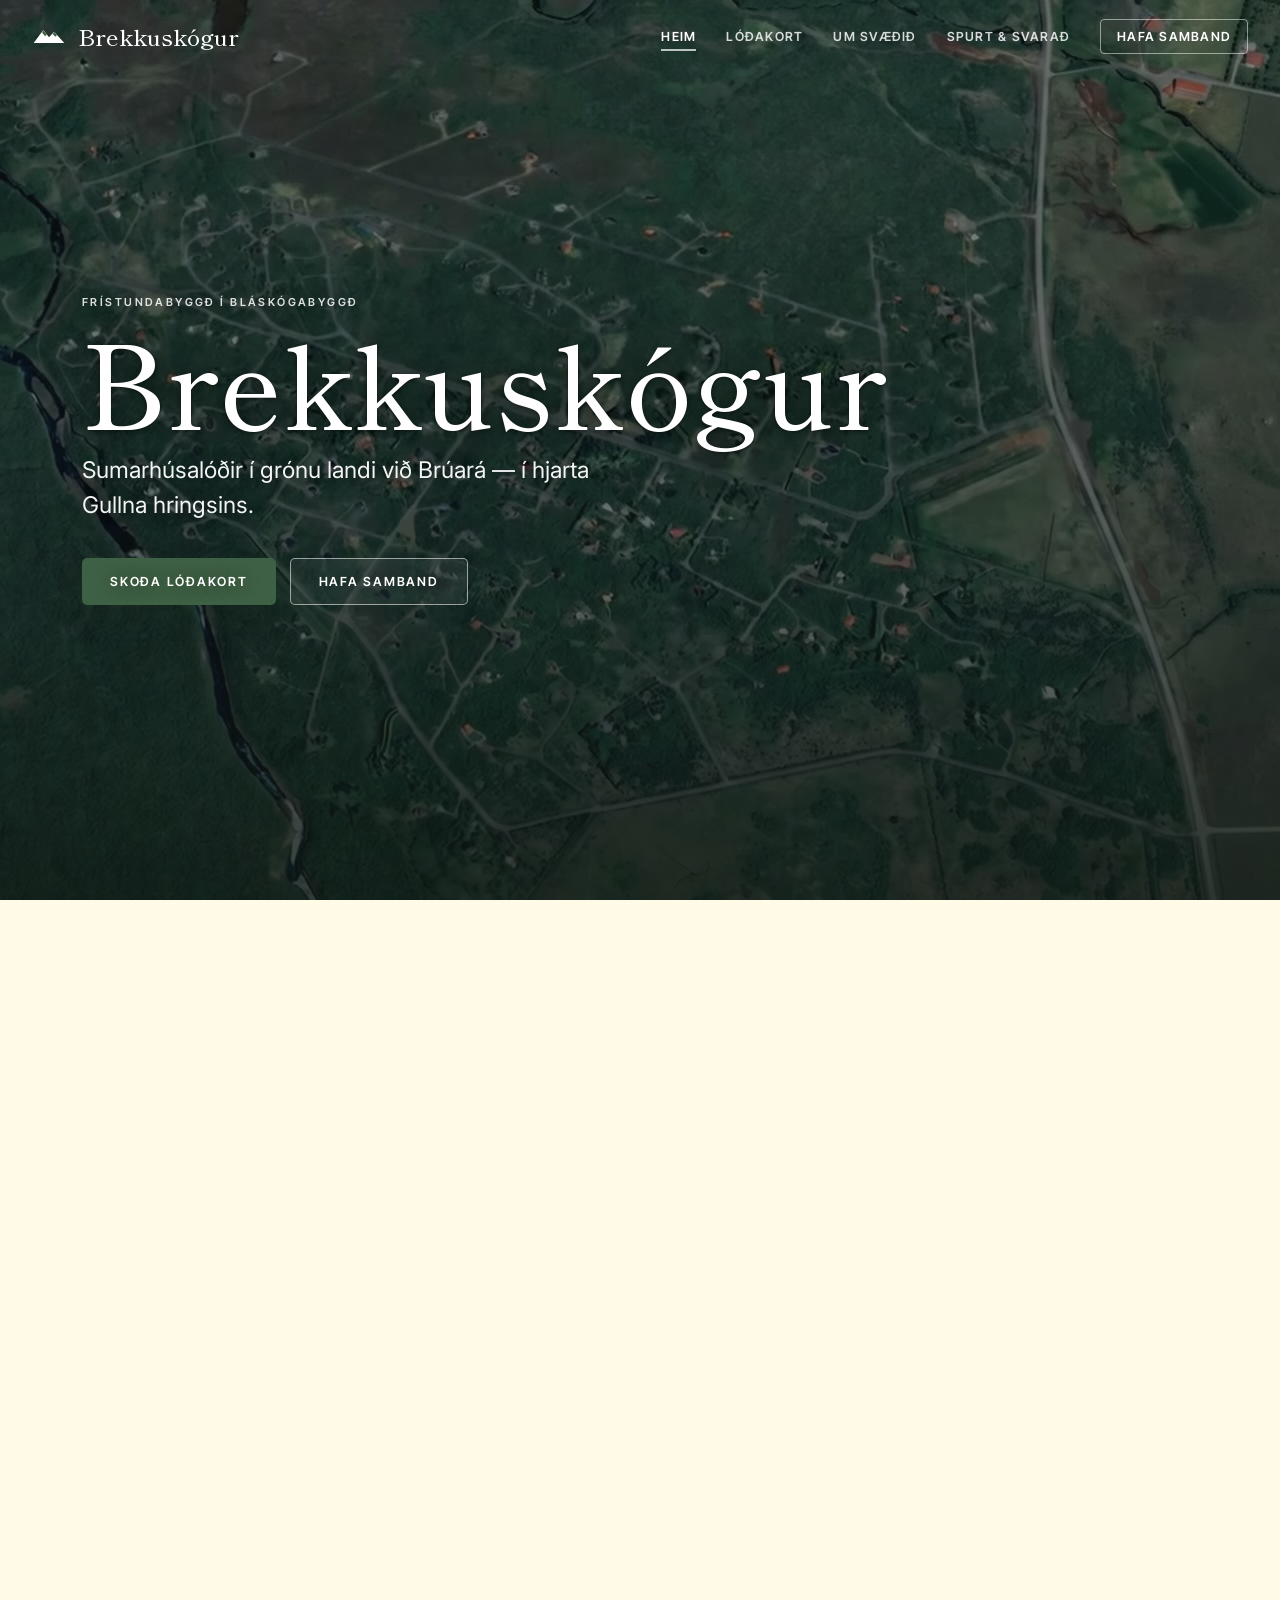
<file: index.html>
<!doctype html>
<html lang="is">
<head>
<meta charset="utf-8">
<meta name="viewport" content="width=device-width, initial-scale=1">
<title>Brekkuskógur — Frístundabyggð í Bláskógabyggð</title>
<meta name="description" content="Brekkuskógur er frístundabyggð í Brekkuskógi í Bláskógabyggð — sumarhúsalóðir í grónu landi við Brúará, í hjarta Gullna hringsins. Skoðaðu lausar lóðir á gagnvirku korti.">
<link rel="preconnect" href="https://fonts.googleapis.com">
<link rel="preconnect" href="https://fonts.gstatic.com" crossorigin>
<link href="https://fonts.googleapis.com/css2?family=Shippori+Mincho:wght@400;500;600;700&family=Inter:wght@400;500;600&family=Inter+Tight:wght@500;600;700&display=swap" rel="stylesheet">
<link rel="stylesheet" href="styles.css?v=24">
</head>
<body class="scrollable site">

<!-- Header -->
<header class="topbar site-header" id="topbar">
  <a class="brand-inline" href="index.html">
    <svg class="mark" viewBox="0 0 120 70" fill="none" aria-hidden="true">
      <path d="M6 60 L40 14 L60 40 L78 20 L114 60 Z" fill="#fff"/>
      <path d="M40 14 L52 31 L46 36 L36 24 Z" fill="#3E6044"/>
      <path d="M78 20 L88 33 L82 38 L73 28 Z" fill="#3E6044"/>
    </svg>
    <span class="word">Brekkuskógur</span>
  </a>
  <nav class="nav-inline">
    <a href="index.html" class="active">Heim</a>
    <a href="kort.html">Lóðakort</a>
    <a href="um-svaedid.html">Um svæðið</a>
    <a href="spurt-og-svarad.html">Spurt &amp; svarað</a>
    <a href="#hafa-samband" class="nav-cta">Hafa samband</a>
  </nav>
  <button class="menu-btn nav-burger" id="menuOpen"><span class="bars"><span></span><span></span></span> Valmynd</button>
</header>

<!-- Hero -->
<section class="hero" style="--hero:url('assets/aerial1.jpg')">
  <video class="hero-video" autoplay muted playsinline preload="auto" poster="assets/hero_poster.jpg">
    <source src="assets/hero_video.mp4" type="video/mp4">
  </video>
  <div class="hero-inner reveal">
    <div class="eyebrow light">Frístundabyggð í Bláskógabyggð</div>
    <h1>Brekkuskógur</h1>
    <p class="hero-sub">Sumarhúsalóðir í grónu landi við Brúará — í hjarta Gullna hringsins.</p>
    <div class="hero-cta">
      <a class="btn btn-primary" href="kort.html">Skoða lóðakort</a>
      <a class="btn btn-ghost" href="#hafa-samband">Hafa samband</a>
    </div>
  </div>
</section>

<!-- Intro -->
<section class="section section-cream intro2" id="intro">
  <div class="wrap intro2-grid reveal">

    <!-- Framed landscape aerial: gallery mat + hairline + caption plate -->
    <figure class="intro2-figure">
      <span class="intro2-coord" aria-hidden="true">Suðurland · Ísland</span>
      <div class="intro2-mat">
        <img src="assets/aerial2.jpg" alt="Loftmynd af Brekkuskógi — frístundabyggð við ána Brúará" loading="lazy" decoding="async" width="2000" height="1116">
      </div>
      <figcaption class="intro2-plate">
        <span class="intro2-plate-loc">Bláskógabyggð · Biskupstungur</span>
        <span class="intro2-plate-meta">Landmæld lóðamörk</span>
      </figcaption>
    </figure>

    <!-- Editorial content -->
    <div class="intro2-text">
      <div class="eyebrow">Um Brekkuskóg</div>
      <h2 class="intro2-h">Lóðir í einstöku umhverfi</h2>
      <span class="intro2-rule" aria-hidden="true"></span>

      <p class="intro2-lead"><span class="intro2-initial" aria-hidden="true">B</span>rekkuskógur er frístundabyggð í <strong>Bláskógabyggð</strong> (Biskupstungum), umvafin skógrækt og náttúru við ána Brúará. Hér eru rúmgóðar sumarhúsalóðir í grónu, skjólsælu landi.</p>
      <p class="intro2-p">Stutt er í helstu náttúruperlur Suðurlands og alla þjónustu, enda liggur Gullni hringurinn við túnfótinn. Lóðamörkin eru afmörkuð með landmældum hnitum og hægt er að skoða hverja lóð á gagnvirku gervihnattakorti.</p>

      <ul class="intro2-tags" aria-label="Í nágrenninu">
        <li>Brúará</li>
        <li>Geysir</li>
        <li>Gullfoss</li>
        <li class="intro2-tag-soft">~100 km frá Reykjavík</li>
      </ul>
    </div>

  </div>
</section>

<!-- Stats -->
<section class="section section-green" id="stats">
  <div class="wrap">
    <div class="stat2-grid reveal">

      <div class="stat2-item" style="--stat2-delay:0ms">
        <span class="stat2-index">01</span>
        <span class="stat2-figure">
          <span class="stat2-num" data-stat-to="23" data-stat-type="int">23</span>
        </span>
        <span class="stat2-rule" aria-hidden="true"></span>
        <span class="stat2-lbl">Lausar lóðir</span>
      </div>

      <div class="stat2-item" style="--stat2-delay:140ms">
        <span class="stat2-index">02</span>
        <span class="stat2-figure">
          <span class="stat2-num" data-stat-to="5000" data-stat-type="area" data-stat-prefix="~">~5.000</span><span class="stat2-unit" aria-hidden="true">m²</span>
        </span>
        <span class="stat2-rule" aria-hidden="true"></span>
        <span class="stat2-lbl">Flestar lóðir · ½ ha</span>
      </div>

      <div class="stat2-item" style="--stat2-delay:280ms">
        <span class="stat2-index">03</span>
        <span class="stat2-figure">
          <span class="stat2-num" data-stat-to="28" data-stat-type="int">28</span>
        </span>
        <span class="stat2-rule" aria-hidden="true"></span>
        <span class="stat2-lbl">Ráðstafaðar lóðir</span>
      </div>

    </div>

    <div class="keyfeat reveal">
      <article class="kf"><h3>Rúmgóðar lóðir</h3><p>Flestar ½ ha (~5.000 m²) · leigulóðir til 25 ára.</p></article>
      <article class="kf"><h3>Lokað svæði</h3><p>Aksturshlið — aðgangur eigenda og leigutaka.</p></article>
      <article class="kf"><h3>Klæddir vegir</h3><p>Allir stofnvegir klæddir olíumöl.</p></article>
      <article class="kf"><h3>Fullar veitur</h3><p>Rafmagn, heitt og kalt vatn um allt hverfið.</p></article>
      <article class="kf"><h3>Náttúra</h3><p>Stutt í Brúarárfoss, Brúarárskörð o.fl.</p></article>
    </div>
  </div>
</section>

<!-- Map feature -->
<section class="section section-cream">
  <div class="wrap feature reveal">
    <div class="feature-media">
      <img src="assets/kindur.jpg" alt="Íslensk hross á beit í grónum dal nærri Brekkuskógi" loading="lazy" decoding="async" width="1920" height="1280">
    </div>
    <div class="feature-body">
      <div class="eyebrow">Lóðakort</div>
      <h2>Skoðaðu lausar lóðir á korti</h2>
      <p>Gagnvirkt þrívítt gervihnattakort sýnir allar lóðir á réttum, landmældum stað. Litir tákna stöðu hverrar lóðar. <a class="inline-link" href="kort.html">Opnaðu lóðakortið</a> til að sjá stærð, stöðu og fasteignanúmer.</p>
      <ul class="dot-list">
        <li><span class="dot" style="background:var(--til_solu)"></span> Til leigu</li>
        <li><span class="dot" style="background:var(--seld)"></span> Ráðstafað</li>
        <li><span class="dot" style="background:var(--sidari)"></span> Síðari áfangi</li>
      </ul>
      <a class="btn btn-primary" href="kort.html">Opna lóðakort</a>
    </div>
  </div>
</section>

<!-- Lot -> house showcase -->
<section class="section section-green" id="moguleikar">
  <div class="wrap reveal">
    <div class="video-showcase">
      <video autoplay loop muted playsinline preload="auto" poster="assets/moguleikar_poster.jpg">
        <source src="assets/moguleikar.mp4" type="video/mp4">
      </video>
    </div>
    <div class="section-head center" style="margin-top:40px">
      <div class="eyebrow light">Brekkuskógur í mynd</div>
      <h2>Sjáðu fyrir þér möguleikana</h2>
    </div>
  </div>
</section>

<!-- Location / attractions -->
<section class="section section-cream2" id="svaedi">
  <div class="wrap reveal">
    <div class="section-head center">
      <div class="eyebrow">Staðsetning</div>
      <h2>Í alfaraleið um Suðurland</h2>
      <p class="section-lead">Brekkuskógur liggur miðsvæðis á Gullna hringnum. Stutt er í náttúruperlur, sundlaugar, golf og alla þjónustu.</p>
    </div>
  </div>
  <div class="wrap reveal">
    <div class="places-grid">
        <article class="place-card">
          <div class="pc-photo pc-video">
            <video autoplay loop muted playsinline preload="auto" poster="assets/nagrenni/bruarfoss_poster.jpg">
              <source src="assets/nagrenni/bruarfoss.mp4" type="video/mp4">
            </video>
          </div>
          <div class="pc-body"><div class="pc-km">~3 km frá Brekkuskógi</div><h3>Brúarfoss</h3>
          <p>Túrkisblár foss í Brúará, þekktur fyrir einstakan lit. Falleg gönguleið rétt við byggðina.</p></div>
        </article>
        <article class="place-card">
          <div class="pc-photo pc-video">
            <video autoplay loop muted playsinline preload="auto" poster="assets/nagrenni/geysir_poster.jpg">
              <source src="assets/nagrenni/geysir.mp4" type="video/mp4">
            </video>
          </div>
          <div class="pc-body"><div class="pc-km">~15 km frá Brekkuskógi</div><h3>Geysir</h3>
          <p>Hverasvæðið í Haukadal þar sem Strokkur gýs á nokkurra mínútna fresti.</p></div>
        </article>
        <article class="place-card">
          <div class="pc-photo pc-video">
            <video autoplay loop muted playsinline preload="auto" poster="assets/nagrenni/laugarvatn_poster.jpg">
              <source src="assets/nagrenni/laugarvatn.mp4" type="video/mp4">
            </video>
          </div>
          <div class="pc-body"><div class="pc-km">~20 km frá Brekkuskógi</div><h3>Laugarvatn</h3>
          <p>Vatn og þorp með gufuböðum (Fontana), sundi og þjónustu.</p></div>
        </article>
        <article class="place-card">
          <div class="pc-photo pc-video">
            <video autoplay loop muted playsinline preload="auto" poster="assets/nagrenni/gullfoss_poster.jpg">
              <source src="assets/nagrenni/gullfoss.mp4" type="video/mp4">
            </video>
          </div>
          <div class="pc-body"><div class="pc-km">~25 km frá Brekkuskógi</div><h3>Gullfoss</h3>
          <p>Einn tilkomumesti foss landsins í Hvítá.</p></div>
        </article>
    </div>
    <p class="fineprint center">Vegalengdir eru u.þ.b. og miðast við akstur frá svæðinu. Myndir: Wikimedia Commons (CC&nbsp;BY/BY-SA).</p>
  </div>
</section>

<!-- Contact form -->
<section class="cta-band cta-light" id="hafa-samband">
  <div class="wrap cta-inner reveal">
    <div class="eyebrow">Hafa samband</div>
    <h2>Áhugasöm um lóð í Brekkuskógi?</h2>
    <p>Fylltu út formið og við svörum fyrirspurnum um lausar lóðir, verð og skilmála.</p>
    <form class="contact-form" id="contactForm" data-to="netfang@brekkuheidi.is">
      <div class="cf-row">
        <label>Nafn<input type="text" name="nafn" autocomplete="name" required></label>
        <label>Netfang<input type="email" name="netfang" autocomplete="email" required></label>
      </div>
      <div class="cf-row">
        <label>Sími<input type="tel" name="simi" autocomplete="tel"></label>
        <label>Lóð / áhugasvið<input type="text" name="lod" placeholder="t.d. Reykjavegur 12"></label>
      </div>
      <label>Skilaboð<textarea name="skilabod" rows="5" required></textarea></label>
      <button type="submit" class="btn btn-primary">Senda fyrirspurn</button>
      <p class="cf-note" id="cfNote"></p>
    </form>
  </div>
</section>

<!-- Footer -->
<footer class="site-footer">
  <div class="wrap footer-grid">
    <div class="footer-brand">
      <span class="word">Brekkuskógur</span>
      <span class="sub">FRÍSTUNDABYGGÐ</span>
      <p>Frístundabyggð í Brekkuskógi,<br>Bláskógabyggð (Biskupstungum).</p>
    </div>
    <nav class="footer-nav">
      <div class="fn-h">Vefur</div>
      <a href="index.html">Heim</a>
      <a href="kort.html">Lóðakort</a>
      <a href="um-svaedid.html">Um svæðið</a>
      <a href="spurt-og-svarad.html">Spurt &amp; svarað</a>
      <a href="#hafa-samband">Hafa samband</a>
    </nav>
    <div class="footer-contact">
      <div class="fn-h">Hafa samband</div>
      <a href="mailto:netfang@brekkuheidi.is">netfang@brekkuheidi.is</a>
      <a href="tel:+3540000000">000 0000</a>
      <span class="muted">Brekkuskógur, Bláskógabyggð</span>
    </div>
  </div>
  <div class="footer-base wrap">
    <span>© <span class="js-year">2026</span> Brekkuskógur frístundabyggð</span>
    <span class="muted">Gögn: Skipulagsstofnun / Loftmyndir · Esri</span>
  </div>
</footer>

<!-- Mobile side menu -->
<div class="scrim" id="scrim"></div>
<nav class="side-menu" id="menu">
  <div class="mhead">
    <span class="word">Brekkuskógur</span>
    <button class="mclose" id="menuClose" aria-label="Loka">✕</button>
  </div>
  <nav>
    <a href="index.html">Heim</a>
    <a href="kort.html">Lóðakort</a>
    <a href="um-svaedid.html">Um svæðið</a>
    <a href="spurt-og-svarad.html">Spurt &amp; svarað</a>
    <a href="#hafa-samband">Hafa samband</a>
  </nav>
  <div class="mfoot">Brekkuskógur · Frístundabyggð<br>Bláskógabyggð</div>
</nav>

<script src="site.js?v=24"></script>
</body>
</html>
</file>
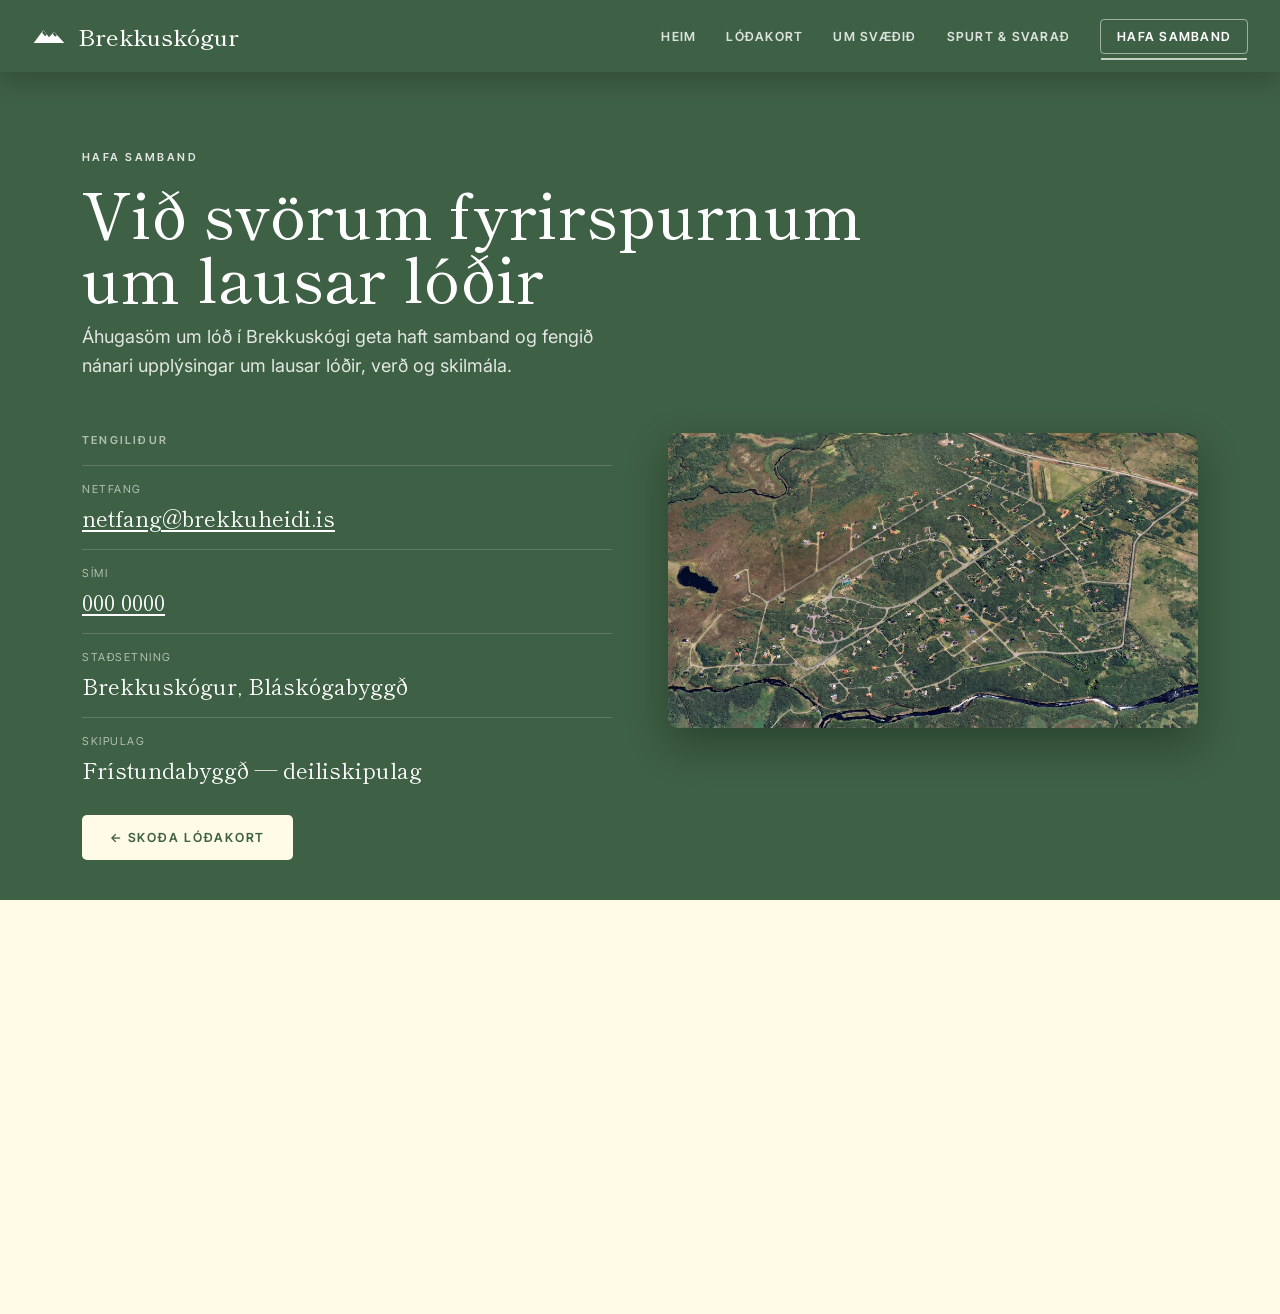
<file: hafa-samband.html>
<!doctype html>
<html lang="is">
<head>
<meta charset="utf-8">
<meta name="viewport" content="width=device-width, initial-scale=1">
<title>Hafa samband — Brekkuskógur frístundabyggð</title>
<meta name="description" content="Hafðu samband fyrir upplýsingar um lausar lóðir í Brekkuskógi frístundabyggð — verð, stærðir og skilmála.">
<link rel="preconnect" href="https://fonts.googleapis.com">
<link rel="preconnect" href="https://fonts.gstatic.com" crossorigin>
<link href="https://fonts.googleapis.com/css2?family=Shippori+Mincho:wght@400;500;600;700&family=Inter:wght@400;500;600&family=Inter+Tight:wght@500;600;700&display=swap" rel="stylesheet">
<link rel="stylesheet" href="styles.css?v=24">
</head>
<body class="scrollable site">

<header class="topbar site-header solid" id="topbar">
  <a class="brand-inline" href="index.html">
    <svg class="mark" viewBox="0 0 120 70" fill="none" aria-hidden="true">
      <path d="M6 60 L40 14 L60 40 L78 20 L114 60 Z" fill="#fff"/>
      <path d="M40 14 L52 31 L46 36 L36 24 Z" fill="#3E6044"/>
      <path d="M78 20 L88 33 L82 38 L73 28 Z" fill="#3E6044"/>
    </svg>
    <span class="word">Brekkuskógur</span>
  </a>
  <nav class="nav-inline">
    <a href="index.html">Heim</a>
    <a href="kort.html">Lóðakort</a>
    <a href="um-svaedid.html">Um svæðið</a>
    <a href="spurt-og-svarad.html">Spurt &amp; svarað</a>
    <a href="hafa-samband.html" class="nav-cta active">Hafa samband</a>
  </nav>
  <button class="menu-btn nav-burger" id="menuOpen"><span class="bars"><span></span><span></span></span> Valmynd</button>
</header>

<section class="section section-green contact-top">
  <div class="wrap reveal">
    <div class="eyebrow light">Hafa samband</div>
    <h1 class="contact-h1">Við svörum fyrirspurnum<br>um lausar lóðir</h1>
    <p class="lead">Áhugasöm um lóð í Brekkuskógi geta haft samband og fengið nánari upplýsingar um lausar lóðir, verð og skilmála.</p>

    <div class="contact-grid">
      <div class="contact-card">
        <div class="eyebrow light">Tengiliður</div>
        <div class="row"><div class="lbl">Netfang</div><div class="val"><a href="mailto:netfang@brekkuheidi.is">netfang@brekkuheidi.is</a></div></div>
        <div class="row"><div class="lbl">Sími</div><div class="val"><a href="tel:+3540000000">000 0000</a></div></div>
        <div class="row"><div class="lbl">Staðsetning</div><div class="val">Brekkuskógur, Bláskógabyggð</div></div>
        <div class="row"><div class="lbl">Skipulag</div><div class="val">Frístundabyggð — deiliskipulag</div></div>
        <a class="btn btn-light" href="kort.html">← Skoða lóðakort</a>
      </div>
      <div>
        <img class="contact-photo" src="assets/aerial2.jpg" alt="Loftmynd af Brekkuskógi frístundabyggð">
      </div>
    </div>
  </div>
</section>

<!-- Footer -->
<footer class="site-footer">
  <div class="wrap footer-grid">
    <div class="footer-brand">
      <span class="word">Brekkuskógur</span>
      <span class="sub">FRÍSTUNDABYGGÐ</span>
      <p>Frístundabyggð í Brekkuskógi,<br>Bláskógabyggð (Biskupstungum).</p>
    </div>
    <nav class="footer-nav">
      <div class="fn-h">Vefur</div>
      <a href="index.html">Heim</a>
      <a href="kort.html">Lóðakort</a>
      <a href="um-svaedid.html">Um svæðið</a>
      <a href="spurt-og-svarad.html">Spurt &amp; svarað</a>
      <a href="hafa-samband.html">Hafa samband</a>
    </nav>
    <div class="footer-contact">
      <div class="fn-h">Hafa samband</div>
      <a href="mailto:netfang@brekkuheidi.is">netfang@brekkuheidi.is</a>
      <a href="tel:+3540000000">000 0000</a>
      <span class="muted">Brekkuskógur, Bláskógabyggð</span>
    </div>
  </div>
  <div class="footer-base wrap">
    <span>© <span class="js-year">2026</span> Brekkuskógur frístundabyggð</span>
    <span class="muted">Gögn: Skipulagsstofnun / Loftmyndir · Esri</span>
  </div>
</footer>

<!-- Mobile side menu -->
<div class="scrim" id="scrim"></div>
<nav class="side-menu" id="menu">
  <div class="mhead">
    <span class="word">Brekkuskógur</span>
    <button class="mclose" id="menuClose" aria-label="Loka">✕</button>
  </div>
  <nav>
    <a href="index.html">Heim</a>
    <a href="kort.html">Lóðakort</a>
    <a href="um-svaedid.html">Um svæðið</a>
    <a href="spurt-og-svarad.html">Spurt &amp; svarað</a>
    <a href="hafa-samband.html">Hafa samband</a>
  </nav>
  <div class="mfoot">Brekkuskógur · Frístundabyggð<br>Bláskógabyggð</div>
</nav>

<script src="site.js?v=24"></script>
</body>
</html>
</file>
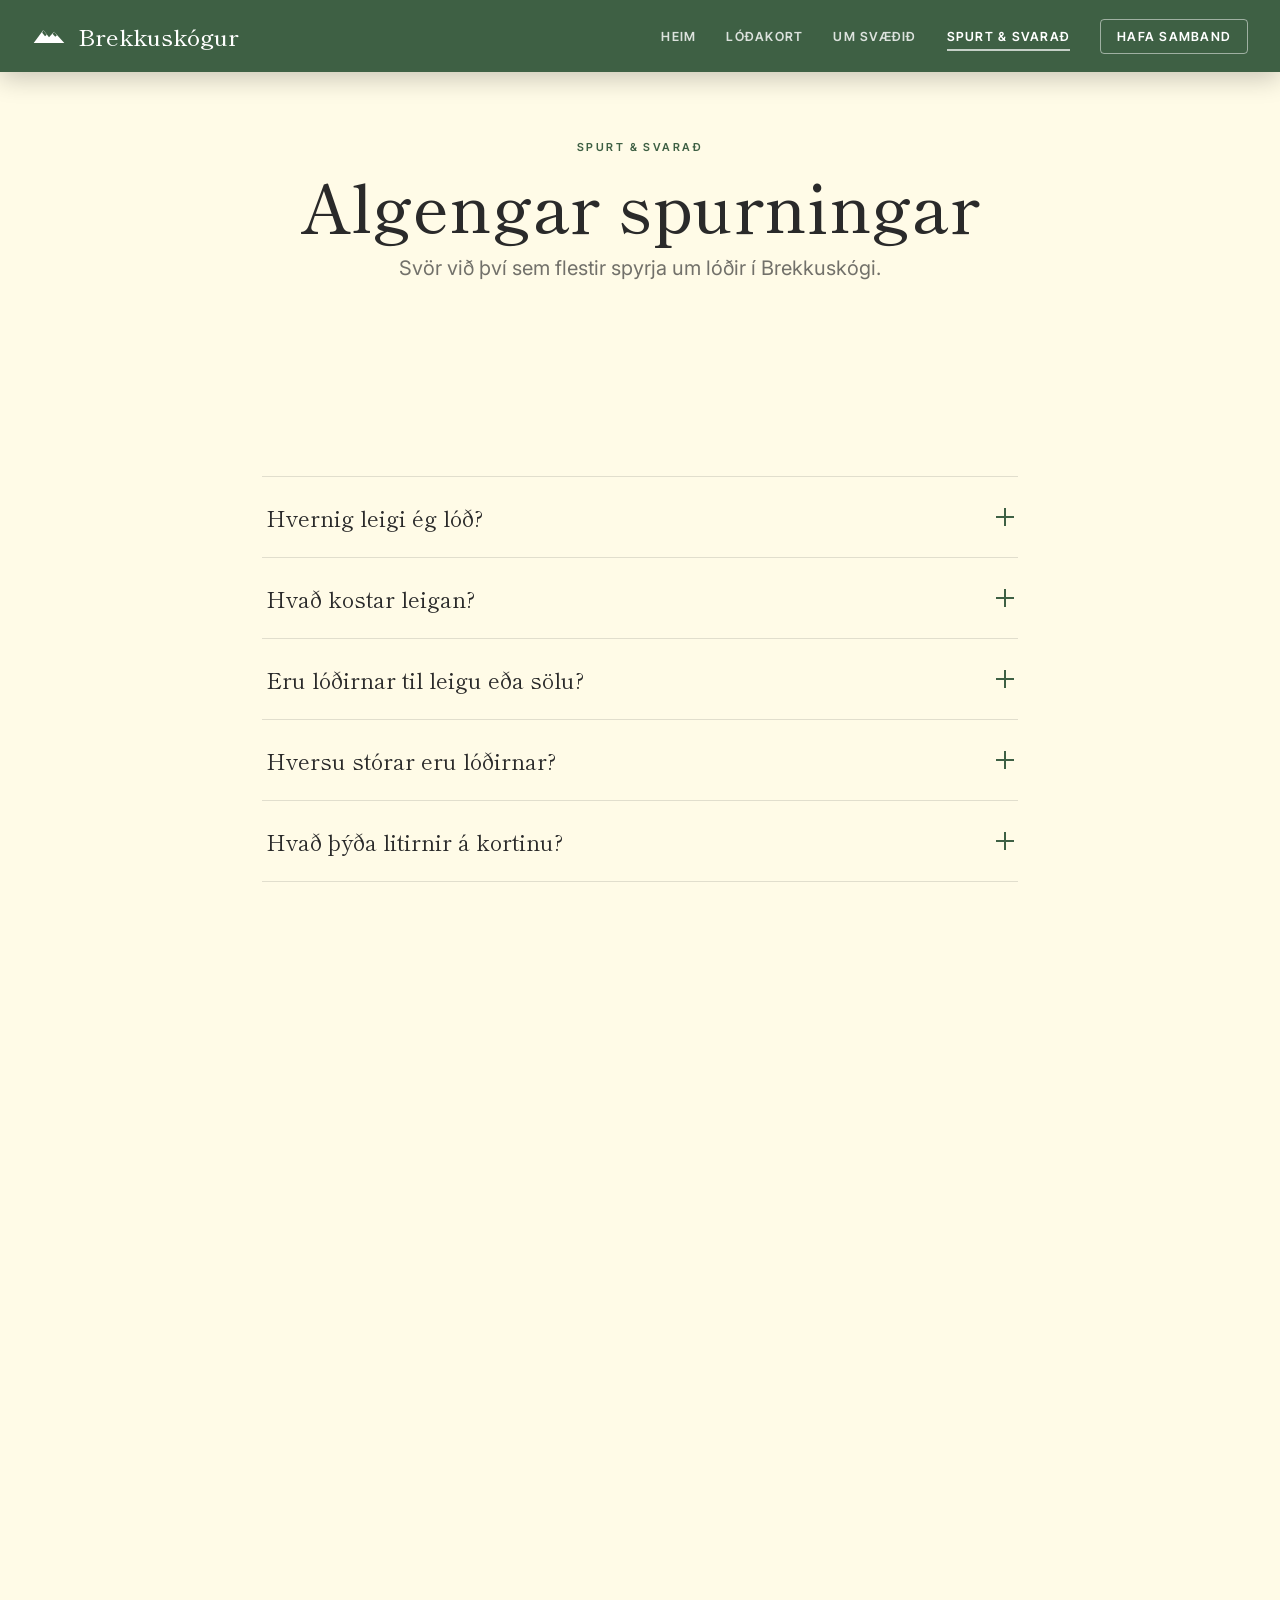
<file: spurt-og-svarad.html>
<!doctype html>
<html lang="is">
<head>
<meta charset="utf-8">
<meta name="viewport" content="width=device-width, initial-scale=1">
<title>Spurt &amp; svarað — Brekkuskógur frístundabyggð</title>
<meta name="description" content="Algengar spurningar um lóðir í Brekkuskógi frístundabyggð — leiga, stærðir, staðsetning, skipulag og byggingarheimildir.">
<link rel="preconnect" href="https://fonts.googleapis.com">
<link rel="preconnect" href="https://fonts.gstatic.com" crossorigin>
<link href="https://fonts.googleapis.com/css2?family=Shippori+Mincho:wght@400;500;600;700&family=Inter:wght@400;500;600&family=Inter+Tight:wght@500;600;700&display=swap" rel="stylesheet">
<link rel="stylesheet" href="styles.css?v=24">
</head>
<body class="scrollable site">

<header class="topbar site-header solid" id="topbar">
  <a class="brand-inline" href="index.html">
    <svg class="mark" viewBox="0 0 120 70" fill="none" aria-hidden="true">
      <path d="M6 60 L40 14 L60 40 L78 20 L114 60 Z" fill="#fff"/>
      <path d="M40 14 L52 31 L46 36 L36 24 Z" fill="#3E6044"/>
      <path d="M78 20 L88 33 L82 38 L73 28 Z" fill="#3E6044"/>
    </svg>
    <span class="word">Brekkuskógur</span>
  </a>
  <nav class="nav-inline">
    <a href="index.html">Heim</a>
    <a href="kort.html">Lóðakort</a>
    <a href="um-svaedid.html">Um svæðið</a>
    <a href="spurt-og-svarad.html" class="active">Spurt &amp; svarað</a>
    <a href="index.html#hafa-samband" class="nav-cta">Hafa samband</a>
  </nav>
  <button class="menu-btn nav-burger" id="menuOpen"><span class="bars"><span></span><span></span></span> Valmynd</button>
</header>

<section class="section section-cream faq-head">
  <div class="wrap reveal">
    <div class="eyebrow">Spurt &amp; svarað</div>
    <h1>Algengar spurningar</h1>
    <p class="faq-head-sub">Svör við því sem flestir spyrja um lóðir í Brekkuskógi.</p>
  </div>
</section>

<section class="section section-cream">
  <div class="wrap narrow reveal">
    <div class="faq">

      <div class="faq-item">
        <button class="faq-q">Hvernig leigi ég lóð?<span class="faq-ico" aria-hidden="true"></span></button>
        <div class="faq-a"><p>Hafðu samband við okkur í gegnum <a href="index.html#hafa-samband">samskiptasíðuna</a>. Við veitum upplýsingar um lausar lóðir, leiguverð og næstu skref.</p></div>
      </div>

      <div class="faq-item">
        <button class="faq-q">Hvað kostar leigan?<span class="faq-ico" aria-hidden="true"></span></button>
        <div class="faq-a"><p>Leiguverð fer eftir lóð og stöðu hennar. Hafðu samband og við sendum þér leiguverð og skilmála fyrir lausar lóðir.</p></div>
      </div>

      <div class="faq-item">
        <button class="faq-q">Eru lóðirnar til leigu eða sölu?<span class="faq-ico" aria-hidden="true"></span></button>
        <div class="faq-a"><p>Lóðirnar eru <strong>leigulóðir til 25 ára — til leigu, ekki til sölu</strong>. Hafðu samband fyrir nánari upplýsingar um lausar lóðir og leiguskilmála.</p></div>
      </div>

      <div class="faq-item">
        <button class="faq-q">Hversu stórar eru lóðirnar?<span class="faq-ico" aria-hidden="true"></span></button>
        <div class="faq-a"><p>Flestar lóðir eru um <strong>½ hektari (~5.000 m²)</strong>. Nákvæma stærð hverrar lóðar má sjá á <a href="kort.html">lóðakortinu</a>.</p></div>
      </div>

      <div class="faq-item">
        <button class="faq-q">Hvað þýða litirnir á kortinu?<span class="faq-ico" aria-hidden="true"></span></button>
        <div class="faq-a"><p>
          <span class="ldot" style="background:var(--til_solu)"></span> <strong>Grænn</strong> — til leigu &nbsp;·&nbsp;
          <span class="ldot" style="background:var(--seld)"></span> <strong>Rauður</strong> — ráðstafað &nbsp;·&nbsp;
          <span class="ldot" style="background:var(--sidari)"></span> <strong>Grár</strong> — síðari áfangi / aðrar lóðir í nágrenninu.
        </p></div>
      </div>

      <div class="faq-item">
        <button class="faq-q">Eru lóðirnar á réttum stað á kortinu?<span class="faq-ico" aria-hidden="true"></span></button>
        <div class="faq-a"><p>Já. Lóðamörkin eru <strong>landmæld hnit</strong> úr fasteignaskrá (Skipulagsstofnun / Loftmyndir), vörpuð á gervihnattakortið — ekki teiknað eftir auga. Gervihnattamyndin að baki getur verið örfáa metra hliðruð, en hnitin sjálf eru rétt.</p></div>
      </div>

      <div class="faq-item">
        <button class="faq-q">Má byggja sumarhús á lóðinni?<span class="faq-ico" aria-hidden="true"></span></button>
        <div class="faq-a"><p>Byggingarheimildir og byggingarmagn fara eftir samþykktu deiliskipulagi svæðisins. Hafðu samband fyrir nánari upplýsingar um skilmála hverrar lóðar.</p></div>
      </div>

      <div class="faq-item">
        <button class="faq-q">Eru vegir og veitur til staðar?<span class="faq-ico" aria-hidden="true"></span></button>
        <div class="faq-a"><p>Já — <strong>rafmagn, heitt og kalt vatn</strong> er komið um allt hverfið, og allir stofnvegir eru <strong>klæddir olíumöl</strong>. Svæðið er auk þess lokað með aksturshliði sem eigendur og leigutakar hafa aðgang að.</p></div>
      </div>

      <div class="faq-item">
        <button class="faq-q">Hver sér um jarðvinnu og að grafa fyrir vatni?<span class="faq-ico" aria-hidden="true"></span></button>
        <div class="faq-a"><p><strong>JH vinnuvélar</strong> sjá um jarðvinnu á svæðinu — að grafa fyrir vatnslögn, grunni og aðra jarðvegsvinnu sem til þarf. Hafðu samband fyrir verð og nánari upplýsingar.</p></div>
      </div>

      <div class="faq-item">
        <button class="faq-q">Hvar er Brekkuskógur?<span class="faq-ico" aria-hidden="true"></span></button>
        <div class="faq-a"><p>Í Brekkuskógi í Bláskógabyggð (Biskupstungum), við Brúará — miðsvæðis á Gullna hringnum, um 100 km frá Reykjavík. Sjá nánar á síðunni <a href="um-svaedid.html">Um svæðið</a>.</p></div>
      </div>

    </div>
  </div>
</section>

<!-- Footer -->
<footer class="site-footer">
  <div class="wrap footer-grid">
    <div class="footer-brand">
      <span class="word">Brekkuskógur</span>
      <span class="sub">FRÍSTUNDABYGGÐ</span>
      <p>Frístundabyggð í Brekkuskógi,<br>Bláskógabyggð (Biskupstungum).</p>
    </div>
    <nav class="footer-nav">
      <div class="fn-h">Vefur</div>
      <a href="index.html">Heim</a>
      <a href="kort.html">Lóðakort</a>
      <a href="um-svaedid.html">Um svæðið</a>
      <a href="spurt-og-svarad.html">Spurt &amp; svarað</a>
      <a href="index.html#hafa-samband">Hafa samband</a>
    </nav>
    <div class="footer-contact">
      <div class="fn-h">Hafa samband</div>
      <a href="mailto:netfang@brekkuheidi.is">netfang@brekkuheidi.is</a>
      <a href="tel:+3540000000">000 0000</a>
      <span class="muted">Brekkuskógur, Bláskógabyggð</span>
    </div>
  </div>
  <div class="footer-base wrap">
    <span>© <span class="js-year">2026</span> Brekkuskógur frístundabyggð</span>
    <span class="muted">Gögn: Skipulagsstofnun / Loftmyndir · Esri</span>
  </div>
</footer>

<!-- Mobile side menu -->
<div class="scrim" id="scrim"></div>
<nav class="side-menu" id="menu">
  <div class="mhead">
    <span class="word">Brekkuskógur</span>
    <button class="mclose" id="menuClose" aria-label="Loka">✕</button>
  </div>
  <nav>
    <a href="index.html">Heim</a>
    <a href="kort.html">Lóðakort</a>
    <a href="um-svaedid.html">Um svæðið</a>
    <a href="spurt-og-svarad.html">Spurt &amp; svarað</a>
    <a href="index.html#hafa-samband">Hafa samband</a>
  </nav>
  <div class="mfoot">Brekkuskógur · Frístundabyggð<br>Bláskógabyggð</div>
</nav>

<script src="site.js?v=24"></script>
</body>
</html>
</file>
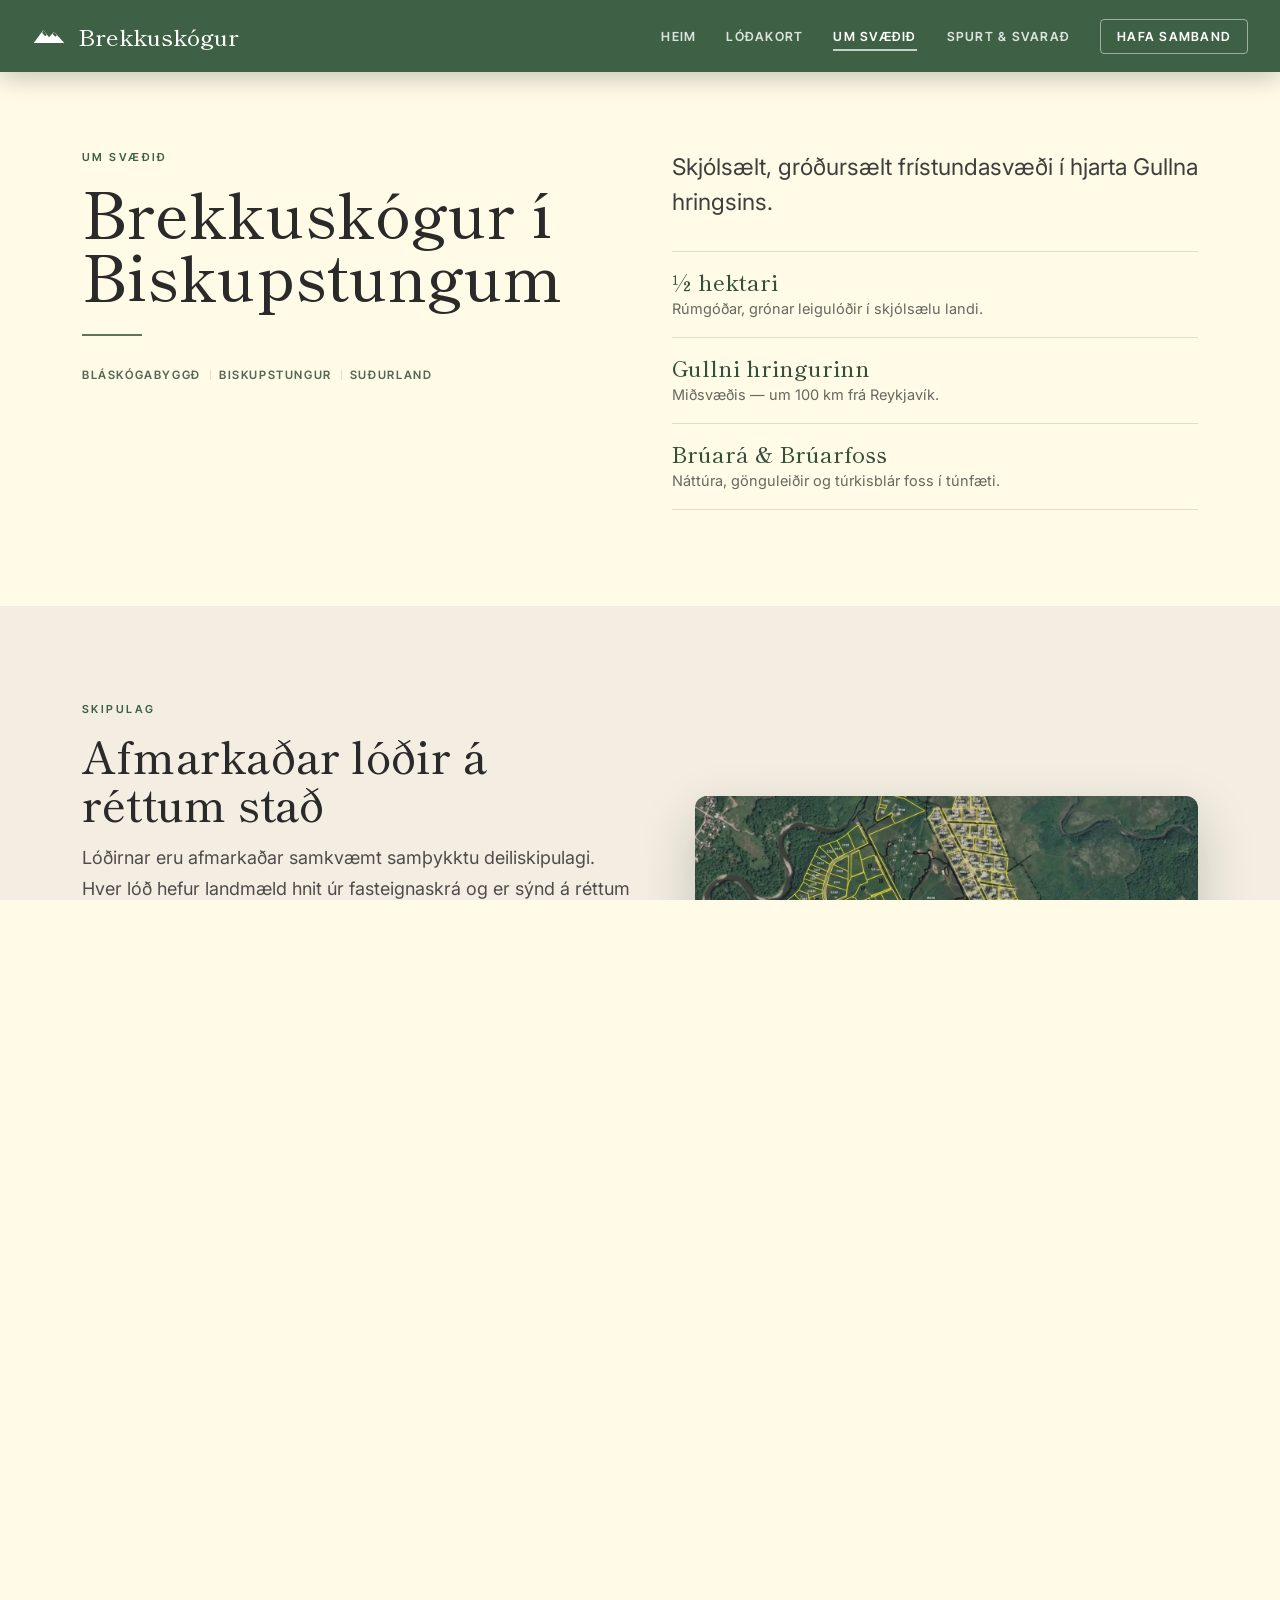
<file: um-svaedid.html>
<!doctype html>
<html lang="is">
<head>
<meta charset="utf-8">
<meta name="viewport" content="width=device-width, initial-scale=1">
<title>Um svæðið — Brekkuskógur frístundabyggð</title>
<meta name="description" content="Brekkuskógur í Biskupstungum — gróðursælt frístundasvæði við Brúará í hjarta Gullna hringsins. Um deiliskipulag, lóðir og náttúru Brekkuskógar.">
<link rel="preconnect" href="https://fonts.googleapis.com">
<link rel="preconnect" href="https://fonts.gstatic.com" crossorigin>
<link href="https://fonts.googleapis.com/css2?family=Shippori+Mincho:wght@400;500;600;700&family=Inter:wght@400;500;600&family=Inter+Tight:wght@500;600;700&display=swap" rel="stylesheet">
<link rel="stylesheet" href="styles.css?v=24">
</head>
<body class="scrollable site">

<header class="topbar site-header solid" id="topbar">
  <a class="brand-inline" href="index.html">
    <svg class="mark" viewBox="0 0 120 70" fill="none" aria-hidden="true">
      <path d="M6 60 L40 14 L60 40 L78 20 L114 60 Z" fill="#fff"/>
      <path d="M40 14 L52 31 L46 36 L36 24 Z" fill="#3E6044"/>
      <path d="M78 20 L88 33 L82 38 L73 28 Z" fill="#3E6044"/>
    </svg>
    <span class="word">Brekkuskógur</span>
  </a>
  <nav class="nav-inline">
    <a href="index.html">Heim</a>
    <a href="kort.html">Lóðakort</a>
    <a href="um-svaedid.html" class="active">Um svæðið</a>
    <a href="spurt-og-svarad.html">Spurt &amp; svarað</a>
    <a href="index.html#hafa-samband" class="nav-cta">Hafa samband</a>
  </nav>
  <button class="menu-btn nav-burger" id="menuOpen"><span class="bars"><span></span><span></span></span> Valmynd</button>
</header>

<!-- Um svæðið — clean editorial intro (no image) -->
<section class="section section-cream um-intro">
  <div class="wrap reveal um-intro-grid">
    <div class="um-intro-head">
      <div class="eyebrow">Um svæðið</div>
      <h1 class="um-h1">Brekkuskógur í Biskupstungum</h1>
      <span class="um-rule" aria-hidden="true"></span>
      <ul class="um-meta" aria-label="Staðsetning">
        <li>Bláskógabyggð</li>
        <li>Biskupstungur</li>
        <li>Suðurland</li>
      </ul>
    </div>
    <div class="um-intro-body">
      <p class="um-lead">Skjólsælt, gróðursælt frístundasvæði í hjarta Gullna hringsins.</p>
      <ul class="um-high">
        <li><span class="um-high-k">½ hektari</span><span class="um-high-v">Rúmgóðar, grónar leigulóðir í skjólsælu landi.</span></li>
        <li><span class="um-high-k">Gullni hringurinn</span><span class="um-high-v">Miðsvæðis — um 100 km frá Reykjavík.</span></li>
        <li><span class="um-high-k">Brúará &amp; Brúarfoss</span><span class="um-high-v">Náttúra, gönguleiðir og túrkisblár foss í túnfæti.</span></li>
      </ul>
    </div>
  </div>
</section>

<!-- Skipulag -->
<section class="section section-cream2">
  <div class="wrap feature reverse reveal">
    <div class="feature-media">
      <div class="plan-video">
        <video autoplay loop muted playsinline preload="auto" poster="assets/skipulag_poster.jpg">
          <source src="assets/skipulag_video.mp4" type="video/mp4">
        </video>
      </div>
    </div>
    <div class="feature-body">
      <div class="eyebrow">Skipulag</div>
      <h2>Afmarkaðar lóðir á réttum stað</h2>
      <p>Lóðirnar eru afmarkaðar samkvæmt samþykktu deiliskipulagi. Hver lóð hefur landmæld hnit úr fasteignaskrá og er sýnd á réttum stað á gervihnattakortinu — ekki teiknað eftir auga.</p>
      <ul class="check-list">
        <li>Flestar lóðir eru um <strong>½ hektari (~5.000 m²)</strong> — leigulóðir til 25 ára (til leigu, ekki til sölu).</li>
        <li>Staða hverrar lóðar er litamerkt: laus, ráðstafað eða síðari áfangi.</li>
        <li>Hægt er að skoða stærð og fasteignanúmer hverrar lóðar á kortinu.</li>
      </ul>
      <a class="btn btn-primary" href="kort.html">Opna lóðakort</a>
    </div>
  </div>
</section>

<!-- Jarðvinna / JH vinnuvélar -->
<section class="section section-cream" id="jardvinna">
  <div class="wrap feature reveal">
    <div class="feature-media">
      <img src="assets/jardvinna.jpg" alt="Loftmynd af gröfum við jarðvinnu á grónu landi" loading="lazy" decoding="async" width="1376" height="768">
    </div>
    <div class="feature-body">
      <div class="eyebrow">Jarðvinna &amp; framkvæmdir</div>
      <h2>JH vinnuvélar sjá um jarðvinnuna</h2>
      <p>Þegar þú hefur tryggt þér lóð sjá <strong>JH vinnuvélar</strong> um alla jarðvinnu sem til þarf — reynt fyrirtæki sem þekkir svæðið vel. Verð fer eftir umfangi hvers verks; hafðu samband fyrir tilboð.</p>
      <ul class="check-list">
        <li>Grafa fyrir vatns- og frárennslislögnum</li>
        <li>Grunnur og undirstöður fyrir sumarhúsið</li>
        <li>Innkeyrsla, plan og jöfnun lóðar</li>
        <li>Rotþró, drenlagnir og almenn jarðvegsvinna</li>
      </ul>
      <a class="btn btn-primary" href="index.html#hafa-samband">Hafa samband</a>
    </div>
  </div>
</section>

<!-- Attractions -->
<section class="section section-cream" id="naagrenni">
  <div class="wrap reveal">
    <div class="section-head center">
      <div class="eyebrow">Í nágrenninu</div>
      <h2>Náttúruperlur og þjónusta</h2>
    </div>
    <div class="places-grid">
        <article class="place-card">
          <div class="pc-photo pc-video">
            <video autoplay loop muted playsinline preload="auto" poster="assets/nagrenni/bruarfoss_poster.jpg">
              <source src="assets/nagrenni/bruarfoss.mp4" type="video/mp4">
            </video>
          </div>
          <div class="pc-body"><div class="pc-km">~3 km frá Brekkuskógi</div><h3>Brúarfoss</h3>
          <p>Túrkisblár foss í Brúará, þekktur fyrir einstakan lit. Falleg gönguleið rétt við byggðina.</p></div>
        </article>
        <article class="place-card">
          <div class="pc-photo pc-video">
            <video autoplay loop muted playsinline preload="auto" poster="assets/nagrenni/geysir_poster.jpg">
              <source src="assets/nagrenni/geysir.mp4" type="video/mp4">
            </video>
          </div>
          <div class="pc-body"><div class="pc-km">~15 km frá Brekkuskógi</div><h3>Geysir</h3>
          <p>Hverasvæðið í Haukadal þar sem Strokkur gýs á nokkurra mínútna fresti.</p></div>
        </article>
        <article class="place-card">
          <div class="pc-photo pc-video">
            <video autoplay loop muted playsinline preload="auto" poster="assets/nagrenni/laugarvatn_poster.jpg">
              <source src="assets/nagrenni/laugarvatn.mp4" type="video/mp4">
            </video>
          </div>
          <div class="pc-body"><div class="pc-km">~20 km frá Brekkuskógi</div><h3>Laugarvatn</h3>
          <p>Vatn og þorp með gufuböðum (Fontana), sundi og þjónustu.</p></div>
        </article>
        <article class="place-card">
          <div class="pc-photo pc-video">
            <video autoplay loop muted playsinline preload="auto" poster="assets/nagrenni/gullfoss_poster.jpg">
              <source src="assets/nagrenni/gullfoss.mp4" type="video/mp4">
            </video>
          </div>
          <div class="pc-body"><div class="pc-km">~25 km frá Brekkuskógi</div><h3>Gullfoss</h3>
          <p>Einn tilkomumesti foss landsins í Hvítá.</p></div>
        </article>
    </div>
    <p class="fineprint center">Vegalengdir eru u.þ.b. og miðast við akstur frá svæðinu. Myndir: Wikimedia Commons (CC&nbsp;BY/BY-SA).</p>
  </div>
</section>

<!-- Footer -->
<footer class="site-footer">
  <div class="wrap footer-grid">
    <div class="footer-brand">
      <span class="word">Brekkuskógur</span>
      <span class="sub">FRÍSTUNDABYGGÐ</span>
      <p>Frístundabyggð í Brekkuskógi,<br>Bláskógabyggð (Biskupstungum).</p>
    </div>
    <nav class="footer-nav">
      <div class="fn-h">Vefur</div>
      <a href="index.html">Heim</a>
      <a href="kort.html">Lóðakort</a>
      <a href="um-svaedid.html">Um svæðið</a>
      <a href="spurt-og-svarad.html">Spurt &amp; svarað</a>
      <a href="index.html#hafa-samband">Hafa samband</a>
    </nav>
    <div class="footer-contact">
      <div class="fn-h">Hafa samband</div>
      <a href="mailto:netfang@brekkuheidi.is">netfang@brekkuheidi.is</a>
      <a href="tel:+3540000000">000 0000</a>
      <span class="muted">Brekkuskógur, Bláskógabyggð</span>
    </div>
  </div>
  <div class="footer-base wrap">
    <span>© <span class="js-year">2026</span> Brekkuskógur frístundabyggð</span>
    <span class="muted">Gögn: Skipulagsstofnun / Loftmyndir · Esri</span>
  </div>
</footer>

<!-- Mobile side menu -->
<div class="scrim" id="scrim"></div>
<nav class="side-menu" id="menu">
  <div class="mhead">
    <span class="word">Brekkuskógur</span>
    <button class="mclose" id="menuClose" aria-label="Loka">✕</button>
  </div>
  <nav>
    <a href="index.html">Heim</a>
    <a href="kort.html">Lóðakort</a>
    <a href="um-svaedid.html">Um svæðið</a>
    <a href="spurt-og-svarad.html">Spurt &amp; svarað</a>
    <a href="index.html#hafa-samband">Hafa samband</a>
  </nav>
  <div class="mfoot">Brekkuskógur · Frístundabyggð<br>Bláskógabyggð</div>
</nav>

<script src="site.js?v=24"></script>
</body>
</html>
</file>
<file: styles.css>
/* ===== Brekkuskógur – lóðavefur (klónn af Vesturhlíð kort) ===== */
:root{
  --green:#3E6044;
  --green-deep:#33503a;
  --green-darker:#2b4431;
  --cream:#FFFBE7;
  --cream2:#FFFAF0;
  --cream3:#F4EEE2;
  --ink:#2a2a2a;
  --line:rgba(42,42,42,.14);

  --til_solu:#7FFF00;
  --fratekin:#0fe3ff;
  --seld:#FF383C;
  --sidari:#B6B6B6;

  --serif:"Shippori Mincho", Georgia, "Times New Roman", serif;
  --sans:"Inter","Inter Tight",-apple-system,BlinkMacSystemFont,"Segoe UI",Helvetica,Arial,sans-serif;
  --eyebrow:"Inter Tight","Inter",sans-serif;

  --topbar-h:64px;
}

*,*::before,*::after{box-sizing:border-box}
html,body{margin:0;height:100%}
body{
  font-family:var(--sans);
  color:var(--ink);
  background:var(--green);
  -webkit-font-smoothing:antialiased;
  text-rendering:optimizeLegibility;
  overflow:hidden;
}
body.scrollable{overflow:auto}
a{color:inherit;text-decoration:none}
button{font-family:inherit;cursor:pointer;border:0;background:none;color:inherit}

/* ---------- Top bar ---------- */
.topbar{
  position:fixed;inset:0 0 auto 0;height:var(--topbar-h);z-index:60;
  display:flex;align-items:center;justify-content:space-between;
  padding:0 26px;
  color:#fff;
  background:linear-gradient(180deg, rgba(20,34,24,.55), rgba(20,34,24,0));
  pointer-events:none;
}
.topbar > *{pointer-events:auto}
.menu-btn,.contact-link{
  font-family:var(--eyebrow);
  font-size:12.5px;letter-spacing:.16em;font-weight:500;
  text-transform:uppercase;
  display:flex;align-items:center;gap:11px;
  opacity:.95;transition:opacity .2s;
}
.menu-btn:hover,.contact-link:hover{opacity:.7}
.menu-btn .bars{display:inline-flex;flex-direction:column;gap:4px}
.menu-btn .bars span{width:22px;height:1.5px;background:#fff;display:block}

.brand{
  position:absolute;left:50%;top:10px;transform:translateX(-50%);
  display:flex;flex-direction:column;align-items:center;color:#fff;
}
.brand .mark{width:46px;height:auto;margin-bottom:2px}
.brand .word{font-family:var(--serif);font-size:26px;font-weight:500;line-height:1;letter-spacing:.01em}
.brand .sub{font-family:var(--eyebrow);font-size:8.5px;letter-spacing:.34em;font-weight:500;margin-top:4px;opacity:.92}

/* ---------- Map ---------- */
.map-viewport{
  position:fixed;inset:0;z-index:1;
  overflow:hidden;
  background:#26331f;
  perspective:1700px;
  perspective-origin:50% 32%;
  cursor:grab;
}
.map-viewport.dragging{cursor:grabbing}
.map-viewport canvas{display:block;outline:none}
.maplibregl-ctrl-attrib{font-size:10px}
.align-readout{
  position:fixed;left:50%;top:78px;transform:translateX(-50%);z-index:62;display:none;
  background:rgba(20,30,20,.86);color:#fff;padding:10px 16px;border-radius:8px;
  font-family:var(--sans);font-size:12px;line-height:1.7;text-align:center;
  box-shadow:0 8px 24px rgba(0,0,0,.4);
}
.align-readout.on{display:block}
.align-readout b{font-family:var(--eyebrow);letter-spacing:.12em;color:var(--til_solu)}
.street-label3d{
  font-family:var(--eyebrow);
  color:#fff;font-weight:600;font-size:13px;letter-spacing:.14em;
  text-transform:uppercase;white-space:nowrap;
  text-shadow:0 1px 5px rgba(0,0,0,.8), 0 0 2px rgba(0,0,0,.6);
  pointer-events:none;user-select:none;
}

/* ---------- Map controls (bottom-left) ---------- */
.map-controls{
  position:fixed;left:20px;bottom:26px;z-index:55;
  display:flex;flex-direction:column;gap:12px;
}
.ctl-group{display:flex;flex-direction:column;background:var(--cream);border-radius:7px;overflow:hidden;box-shadow:0 6px 22px rgba(0,0,0,.28)}
.ctl{
  width:40px;height:40px;display:flex;align-items:center;justify-content:center;
  color:var(--green-deep);
}
.ctl + .ctl{border-top:1px solid var(--line)}
.ctl:hover{background:var(--cream3)}
.ctl svg{width:18px;height:18px}

/* Street-name labels (HTML markers on the map) */
.street-label{font-family:var(--eyebrow);font-size:12px;font-weight:600;letter-spacing:.14em;
  text-transform:uppercase;color:#fff;white-space:nowrap;pointer-events:none;user-select:none;
  text-shadow:0 1px 2px rgba(8,14,8,.95),0 0 7px rgba(8,14,8,.85);transition:opacity .5s ease}
@media (max-width:768px){.street-label{font-size:10.5px;letter-spacing:.1em}}

/* ---------- Legend toggle (bottom-center) ---------- */
.legend-toggle{
  position:fixed;left:50%;bottom:26px;transform:translateX(-50%);z-index:55;
  display:flex;align-items:stretch;background:var(--cream);
  border-radius:8px;overflow:hidden;box-shadow:0 8px 26px rgba(0,0,0,.3);
}
.legend-toggle .i{
  width:44px;display:flex;align-items:center;justify-content:center;
  font-family:var(--serif);font-style:italic;font-size:19px;color:var(--green);
  border-right:1px solid var(--line);
}
.legend-toggle .lt-label{
  display:flex;align-items:center;gap:34px;padding:0 18px;height:50px;
  font-family:var(--eyebrow);font-size:12px;letter-spacing:.16em;font-weight:600;
  text-transform:uppercase;color:var(--green-deep);
}
.legend-toggle .chev{transition:transform .25s;font-size:13px;opacity:.8}
.legend-toggle.open .chev{transform:rotate(90deg)}

/* ---------- Bottom-right dock (compass + always-open legend) ---------- */
.br-dock{
  position:fixed;right:22px;bottom:24px;z-index:55;
  display:flex;flex-direction:column;align-items:flex-end;gap:12px;
}
/* ---------- Legend / litamerkingar panel (always open) ---------- */
.legend-panel{
  width:216px;max-width:calc(100vw - 36px);
  background:var(--cream);border-radius:12px;padding:13px 16px 9px;
  box-shadow:0 16px 44px rgba(0,0,0,.34);
}
.legend-panel h3{
  font-family:var(--eyebrow);font-size:10px;letter-spacing:.2em;text-transform:uppercase;
  margin:0 0 8px;color:var(--green-deep);font-weight:600;
}
.legend-row{
  display:flex;align-items:center;gap:11px;padding:7px 0;cursor:pointer;
  border-top:1px solid var(--line);user-select:none;
}
.legend-row:first-of-type{border-top:0}
.legend-row .sw{width:16px;height:16px;border-radius:4px;flex:none;box-shadow:inset 0 0 0 1px rgba(0,0,0,.18)}
.legend-row .nm{font-family:var(--serif);font-size:15px;flex:1}
.legend-row .ct{font-family:var(--sans);font-size:12px;opacity:.55;font-variant-numeric:tabular-nums}
.legend-row.off{opacity:.4}
.legend-note{font-size:11px;opacity:.5;margin-top:12px;line-height:1.5}

/* ---------- Info drawer ---------- */
.info-drawer{
  position:fixed;top:0;right:0;height:100%;width:380px;max-width:92vw;z-index:70;
  background:var(--cream);
  transform:translateX(102%);transition:transform .42s cubic-bezier(.4,0,.1,1);
  display:flex;flex-direction:column;box-shadow:-18px 0 50px rgba(0,0,0,.28);
}
.info-drawer.open{transform:translateX(0)}
.info-head{
  height:var(--topbar-h);flex:none;background:var(--green);color:#fff;
  display:flex;align-items:center;justify-content:space-between;padding:0 22px;
}
.info-head .t{font-family:var(--eyebrow);font-size:12px;letter-spacing:.16em;text-transform:uppercase;font-weight:600}
.info-close{width:30px;height:30px;display:flex;align-items:center;justify-content:center;font-size:20px;opacity:.9}
.info-close:hover{opacity:.6}
.info-body{padding:24px 24px 22px;overflow:auto;flex:1 1 auto;min-height:0}
.info-foot{flex:none;padding:16px 24px 20px;border-top:1px solid var(--line);background:var(--cream)}
.info-photo{
  width:100%;aspect-ratio:16/10;border-radius:6px;background:#d9d6c4 center/cover no-repeat;
  margin-bottom:20px;
}
.info-title{font-family:var(--serif);font-size:30px;font-weight:500;margin:0 0 10px;line-height:1.05}
.info-fnr{font-size:13px;opacity:.85;margin:0 0 22px}
.info-desc{font-family:var(--sans);font-size:14px;line-height:1.62;opacity:.82;margin:2px 0 26px}
.info-fnr a{color:var(--green);text-decoration:underline;text-underline-offset:2px}
.spec{display:flex;justify-content:space-between;align-items:center;padding:13px 0;border-top:1px solid var(--line)}
.spec .k{font-family:var(--eyebrow);font-size:11px;letter-spacing:.14em;text-transform:uppercase;opacity:.75}
.spec .v{font-family:var(--serif);font-size:17px}
.spec .v .status-dot{display:inline-block;width:10px;height:10px;border-radius:50%;margin-right:7px;vertical-align:baseline}
.info-cta{
  display:block;width:100%;margin-top:0;padding:15px;text-align:center;
  background:var(--green);color:#fff;border-radius:4px;
  font-family:var(--eyebrow);font-size:12px;letter-spacing:.16em;text-transform:uppercase;font-weight:600;
  transition:background .2s;
}
.info-cta:hover{background:var(--green-deep)}

/* ---------- Side menu (VALMYND) ---------- */
.scrim{position:fixed;inset:0;background:rgba(20,30,20,.45);z-index:65;opacity:0;pointer-events:none;transition:opacity .3s}
.scrim.open{opacity:1;pointer-events:auto}
.side-menu{
  position:fixed;top:0;left:0;height:100%;width:360px;max-width:88vw;z-index:66;
  background:var(--green);color:#fff;transform:translateX(-102%);
  transition:transform .42s cubic-bezier(.4,0,.1,1);
  padding:34px 38px;display:flex;flex-direction:column;
}
.side-menu.open{transform:translateX(0)}
.side-menu .mhead{display:flex;justify-content:space-between;align-items:center;margin-bottom:48px}
.side-menu .mhead .word{font-family:var(--serif);font-size:22px}
.side-menu .mclose{font-size:24px;opacity:.85}
.side-menu nav{display:flex;flex-direction:column;gap:6px}
.side-menu nav a{
  font-family:var(--serif);font-size:30px;padding:10px 0;opacity:.92;
  border-bottom:1px solid rgba(255,255,255,.12);transition:opacity .2s,padding-left .2s;
}
.side-menu nav a:hover{opacity:1;padding-left:8px}
.side-menu .mfoot{margin-top:auto;font-family:var(--eyebrow);font-size:11px;letter-spacing:.12em;opacity:.7;line-height:1.7;text-transform:uppercase}

/* ---------- Compass ---------- */
.compass{width:50px;height:50px;
  filter:drop-shadow(0 4px 10px rgba(0,0,0,.4));pointer-events:none}

/* ---------- Edit bar ---------- */
.edit-bar{
  position:fixed;top:var(--topbar-h);left:0;right:0;z-index:58;
  background:#1f2d22;color:#fff;display:none;align-items:center;gap:16px;
  padding:8px 18px;font-family:var(--eyebrow);font-size:11.5px;letter-spacing:.08em;text-transform:uppercase;
}
body.edit .edit-bar{display:flex}
.edit-bar .grow{flex:1}
.edit-bar button{background:var(--til_solu);color:#10300a;padding:8px 14px;border-radius:4px;font-weight:700;letter-spacing:.1em}
.edit-bar .hint{opacity:.7;text-transform:none;letter-spacing:.02em;font-family:var(--sans);font-size:12px}

/* ---------- Loading: minimal line ---------- */
.loader{position:fixed;inset:0;z-index:999;background:var(--green);
  display:flex;align-items:center;justify-content:center;flex-direction:column;
  overflow:hidden;transition:opacity .5s}
.loader.hide{opacity:0;pointer-events:none}

.ld-core{display:flex;flex-direction:column;align-items:center}
.ld-peaks{width:50px;height:auto;display:block;margin-bottom:18px}
.ld-word{font-family:var(--serif);font-weight:500;font-size:clamp(30px,8.5vw,42px);line-height:1;
  color:var(--cream);letter-spacing:.012em;margin:0}
.ld-sub{font-family:var(--eyebrow);font-weight:500;font-size:9px;letter-spacing:.34em;
  color:var(--cream);opacity:.68;margin:9px 0 0;padding-left:.34em;text-align:center}

/* thin, clean indeterminate loading line */
.ld-line{position:relative;width:132px;height:1.5px;margin-top:28px;
  background:rgba(255,251,231,.16);border-radius:2px;overflow:hidden}
.ld-line span{position:absolute;top:0;bottom:0;left:0;width:38%;border-radius:2px;
  background:linear-gradient(90deg, transparent, var(--cream) 50%, transparent);
  animation:ld-slide 1.5s cubic-bezier(.65,.05,.36,1) infinite;will-change:transform}
@keyframes ld-slide{0%{transform:translateX(-115%)}100%{transform:translateX(265%)}}

@media (max-width:768px){
  .ld-peaks{width:44px}
  .ld-line{width:112px}
  .ld-sub{font-size:8px;letter-spacing:.26em;padding-left:.26em}
}

@media (prefers-reduced-motion:reduce){
  .ld-line span{animation:none;left:0;width:100%;opacity:.5}
}

@media (max-width:768px){
  .brand .word{font-size:21px}
  /* plot info → bottom sheet; map + selected plot stay visible above it.
     dvh + content sizing + safe-area so the CTA never hides behind the iOS toolbar. */
  .info-drawer{
    top:auto; right:0; left:0; bottom:0;
    width:100%; max-width:none; height:auto;
    max-height:52vh; max-height:52dvh;
    transform:translateY(110%);
    border-radius:20px 20px 0 0;
    box-shadow:0 -16px 46px rgba(0,0,0,.4);
  }
  .info-drawer.open{transform:translateY(0)}
  .info-head{height:auto; min-height:0; padding:16px 18px 12px; border-radius:20px 20px 0 0; position:relative}
  .info-head::before{content:""; position:absolute; top:7px; left:50%; transform:translateX(-50%);
    width:42px; height:4px; border-radius:2px; background:rgba(255,255,255,.5)}
  .info-body{flex:1 1 auto; min-height:0; overflow-y:auto; -webkit-overflow-scrolling:touch;
    padding:14px 20px 14px}
  .info-title{display:none}            /* head already shows the plot name — avoid duplicate */
  .info-desc{font-size:13px; line-height:1.5; margin:0 0 12px}
  .spec{padding:10px 0}
  .spec .k{font-size:10.5px}
  .spec .v{font-size:16px}
  .info-foot{padding:12px 20px calc(12px + env(safe-area-inset-bottom))}
  .info-cta{padding:14px}
  .legend-toggle .lt-label{gap:18px}
}

/* ===== Contact page ===== */
.page{min-height:100%;background:var(--green);color:#fff}
.page .topbar{position:sticky;background:var(--green)}
.page-inner{max-width:1100px;margin:0 auto;padding:120px 28px 80px}
.page h1{font-family:var(--serif);font-size:clamp(40px,7vw,76px);font-weight:500;margin:0 0 8px;line-height:1}
.page .lead{font-size:18px;opacity:.85;max-width:560px;line-height:1.6;margin:0 0 56px}
.contact-grid{display:grid;grid-template-columns:1fr 1fr;gap:56px}
@media(max-width:760px){.contact-grid{grid-template-columns:1fr;gap:36px}}
.contact-card .eyebrow{font-family:var(--eyebrow);font-size:11px;letter-spacing:.2em;text-transform:uppercase;opacity:.7;margin-bottom:18px}
.contact-card .row{padding:16px 0;border-top:1px solid rgba(255,255,255,.16)}
.contact-card .row .lbl{font-family:var(--eyebrow);font-size:11px;letter-spacing:.14em;text-transform:uppercase;opacity:.6;margin-bottom:5px}
.contact-card .row .val{font-family:var(--serif);font-size:22px}
.contact-card .row .val a{text-decoration:underline;text-underline-offset:3px}
.contact-photo{width:100%;border-radius:10px;display:block;box-shadow:0 16px 40px rgba(0,0,0,.3)}
.back-link{display:inline-flex;align-items:center;gap:10px;margin-top:60px;font-family:var(--eyebrow);
  font-size:12px;letter-spacing:.14em;text-transform:uppercase;opacity:.85}
.back-link:hover{opacity:.6}

/* =====================================================================
   CONTENT PAGES (Home, Um svæðið, Spurt & svarað, Hafa samband)
   ===================================================================== */
body.site{background:var(--cream);overflow-x:hidden}

.wrap{max-width:1180px;margin:0 auto;padding:0 32px}
.wrap.narrow{max-width:820px}
.eyebrow{font-family:var(--eyebrow);font-size:11px;letter-spacing:.22em;text-transform:uppercase;font-weight:600;color:var(--green);margin-bottom:16px}
.eyebrow.light{color:rgba(255,255,255,.85)}
.section{padding:96px 0}
.section-cream{background:var(--cream)}
.section-cream2{background:var(--cream3)}
.section-green{background:var(--green);color:#fff}
h1,h2,h3{font-family:var(--serif);font-weight:500;letter-spacing:.005em}
.section h2{font-size:clamp(28px,4vw,44px);line-height:1.08;margin:0 0 18px}
.section-lead{font-size:18px;line-height:1.62;opacity:.78;max-width:620px;margin:0 auto}

/* reveal-on-scroll */
.reveal{opacity:0;transform:translateY(22px);transition:opacity .8s cubic-bezier(.22,.61,.36,1),transform .8s cubic-bezier(.22,.61,.36,1)}
.reveal.in{opacity:1;transform:none}
@media (prefers-reduced-motion:reduce){.reveal{opacity:1;transform:none;transition:none}}

/* ---------- Content-page header ---------- */
.site-header{
  height:72px;padding:0 32px;background:transparent;pointer-events:none;
  transition:background .35s ease, box-shadow .35s ease, height .35s ease;
}
.site-header > *{pointer-events:auto}
.site-header.scrolled,.site-header.solid{background:var(--green);box-shadow:0 6px 26px rgba(0,0,0,.22)}
.site-header.scrolled{height:62px}
.brand-inline{display:flex;align-items:center;gap:12px;color:#fff}
.brand-inline .mark{width:34px;height:auto}
.brand-inline .word{font-family:var(--serif);font-size:23px;font-weight:500;line-height:1}
.nav-inline{display:flex;align-items:center;gap:30px}
.nav-inline a{
  font-family:var(--eyebrow);font-size:12.5px;letter-spacing:.1em;text-transform:uppercase;
  font-weight:600;color:#fff;opacity:.82;transition:opacity .2s;
}
.nav-inline a:hover,.nav-inline a.active{opacity:1}
.nav-inline a.active{position:relative}
.nav-inline a.active::after{content:"";position:absolute;left:0;right:0;bottom:-7px;height:1.5px;background:rgba(255,255,255,.7)}
.nav-inline a.nav-cta{
  border:1px solid rgba(255,255,255,.5);border-radius:4px;padding:9px 16px;opacity:1;
}
.nav-inline a.nav-cta:hover{background:#fff;color:var(--green)}
.nav-burger{display:none;color:#fff}

/* ---------- Buttons ---------- */
.btn{
  display:inline-flex;align-items:center;justify-content:center;gap:9px;
  font-family:var(--eyebrow);font-size:12.5px;letter-spacing:.14em;text-transform:uppercase;font-weight:600;
  padding:15px 28px;border-radius:5px;transition:transform .15s ease,background .2s ease,color .2s ease,box-shadow .2s ease;
  cursor:pointer;white-space:nowrap;
}
.btn:hover{transform:translateY(-2px)}
.btn-primary{background:var(--green);color:#fff;box-shadow:0 10px 26px rgba(20,40,24,.28)}
.btn-primary:hover{background:var(--green-deep)}
.btn-ghost{background:rgba(255,255,255,.06);color:#fff;border:1px solid rgba(255,255,255,.55)}
.btn-ghost:hover{background:#fff;color:var(--green)}
.btn-light{background:var(--cream);color:var(--green);margin-top:14px}
.btn-light:hover{background:#fff}

/* ---------- Hero ---------- */
.hero{
  position:relative;min-height:100svh;display:flex;align-items:center;
  background:var(--hero) center/cover no-repeat;color:#fff;
}
.hero-video{position:absolute;inset:0;width:100%;height:100%;object-fit:cover;z-index:0}
.hero::after{content:"";position:absolute;inset:0;z-index:1;
  background:linear-gradient(180deg,rgba(14,22,16,.5) 0%,rgba(14,22,16,.58) 50%,rgba(14,22,16,.82) 100%)}
.hero-inner{position:relative;z-index:2;max-width:1180px;width:100%;margin:0 auto;padding:0 32px;
  text-shadow:0 1px 18px rgba(0,0,0,.45)}
.hero h1{font-size:clamp(52px,9vw,118px);line-height:.96;margin:0 0 18px;
  text-shadow:0 2px 30px rgba(0,0,0,.55),0 1px 4px rgba(0,0,0,.5)}
.hero-sub{font-size:clamp(17px,2.3vw,23px);line-height:1.5;max-width:540px;opacity:.95;margin:0 0 36px}
.hero-cta{display:flex;gap:14px;flex-wrap:wrap}

/* ---------- Page hero (inner pages) ---------- */
.page-hero{
  position:relative;min-height:62vh;display:flex;align-items:flex-end;
  background:var(--hero) center/cover no-repeat;color:#fff;padding:0 0 56px;
}
.page-hero.short{min-height:48vh}
.page-hero::after{content:"";position:absolute;inset:0;
  background:linear-gradient(180deg,rgba(16,26,18,.5) 0%,rgba(16,26,18,.42) 45%,rgba(16,26,18,.8) 100%)}
.page-hero .wrap{position:relative;z-index:2;text-shadow:0 1px 16px rgba(0,0,0,.45)}
.page-hero h1{font-size:clamp(38px,6.4vw,76px);line-height:1;margin:0 0 14px;text-shadow:0 2px 26px rgba(0,0,0,.55),0 1px 4px rgba(0,0,0,.5)}
.page-hero-sub{font-size:clamp(16px,2.1vw,21px);line-height:1.5;max-width:560px;opacity:.94;margin:0}

/* ---------- Intro grid ---------- */
.intro-grid{display:grid;grid-template-columns:.85fr 1.15fr;gap:48px;align-items:start}
.intro-grid h2{margin:0}
.intro-text p{font-size:18px;line-height:1.7;opacity:.82;margin:0 0 18px}
.intro-text p:last-child{margin-bottom:0}

/* ---------- Stats ---------- */
.stats{display:grid;grid-template-columns:repeat(3,1fr);gap:24px;text-align:center}
.stat{padding:18px 12px;border-left:1px solid rgba(255,255,255,.16)}
.stat:first-child{border-left:0}
.stat .num{font-family:var(--serif);font-size:clamp(38px,5vw,56px);line-height:1;margin-bottom:12px}
.stat .lbl{font-family:var(--eyebrow);font-size:12px;letter-spacing:.16em;text-transform:uppercase;opacity:.82}

/* ---------- Feature (image + text) ---------- */
.feature{display:grid;grid-template-columns:1.05fr .95fr;gap:56px;align-items:center}
.feature.reverse .feature-media{order:2}
.feature-media img{width:100%;height:100%;border-radius:12px;display:block;object-fit:cover;
  box-shadow:0 22px 54px rgba(20,40,24,.22);aspect-ratio:16/11}
.feature-media .fm-video{display:block;border-radius:12px;overflow:hidden;box-shadow:0 22px 54px rgba(20,40,24,.22)}
.feature-media .fm-video video{width:100%;display:block;object-fit:cover;aspect-ratio:16/11}
.feature-media .plan-img{aspect-ratio:auto;width:auto;max-width:100%;height:auto;max-height:640px;
  object-fit:contain;margin:0 auto;background:#fff;padding:8px;border:1px solid var(--line);border-radius:8px}
.feature-body h2{margin:0 0 16px}
.feature-body p{font-size:18px;line-height:1.7;opacity:.82;margin:0 0 22px}
.dot-list{list-style:none;padding:0;margin:0 0 26px;display:flex;flex-wrap:wrap;gap:8px 22px}
.dot-list li{font-family:var(--eyebrow);font-size:13px;letter-spacing:.08em;text-transform:uppercase;display:flex;align-items:center;gap:9px}
.dot-list .dot,.ldot{width:13px;height:13px;border-radius:50%;display:inline-block;box-shadow:inset 0 0 0 1px rgba(0,0,0,.18)}
.ldot{vertical-align:-1px;margin-right:3px}
.check-list{list-style:none;padding:0;margin:0 0 26px}
.check-list li{position:relative;padding:0 0 14px 30px;font-size:16.5px;line-height:1.55;opacity:.85}
.check-list li::before{content:"";position:absolute;left:0;top:6px;width:16px;height:16px;border-radius:50%;
  background:var(--green);box-shadow:inset 0 0 0 3px var(--cream)}

/* ---------- Section head + places ---------- */
.section-head{margin:0 auto 48px;max-width:680px}
.section-head.center{text-align:center}
.places{display:grid;grid-template-columns:repeat(3,1fr);gap:0;border-top:1px solid var(--line);max-width:880px;margin:0 auto}
.place{display:flex;align-items:baseline;gap:14px;padding:18px 8px;border-bottom:1px solid var(--line)}
.place .km{font-family:var(--eyebrow);font-size:12px;letter-spacing:.08em;font-weight:700;color:var(--green);min-width:62px}
.place .pn{font-family:var(--serif);font-size:18px}
.fineprint{font-size:12.5px;opacity:.5;margin-top:22px}
.fineprint.center{text-align:center}

/* ---------- Attractions grid ---------- */
.attr-grid{display:grid;grid-template-columns:repeat(4,1fr);gap:18px}
.attr{background:var(--cream);border:1px solid var(--line);border-radius:12px;padding:24px 22px;transition:transform .2s,box-shadow .2s}
.attr:hover{transform:translateY(-4px);box-shadow:0 16px 36px rgba(20,40,24,.14)}
.attr .km{font-family:var(--eyebrow);font-size:12px;letter-spacing:.1em;font-weight:700;color:var(--green);margin-bottom:10px}
.attr h3{font-size:21px;margin:0 0 7px}
.attr p{font-size:14.5px;line-height:1.5;opacity:.72;margin:0}

/* ---------- Nearby places carousel ---------- */
.carousel{position:relative;width:100vw;margin-left:calc(50% - 50vw);margin-right:calc(50% - 50vw);
  --g:clamp(24px,4vw,80px)}
.carousel-track{
  display:flex;gap:30px;overflow-x:auto;
  padding:4px var(--g);-webkit-overflow-scrolling:touch;scrollbar-width:none;
}
.carousel-track::-webkit-scrollbar{display:none}
.places-grid{display:grid;grid-template-columns:repeat(2,1fr);gap:34px 30px}
@media(max-width:640px){.places-grid{grid-template-columns:1fr;gap:38px}}
.place-card{display:flex;flex-direction:column}

/* ---------- Video showcase (lot → house) ---------- */
.video-showcase{max-width:1040px;margin:0 auto;aspect-ratio:16/9;border-radius:14px;overflow:hidden;
  background:#0c140e;box-shadow:0 34px 80px rgba(0,0,0,.45)}
.video-showcase video{width:100%;height:100%;object-fit:cover;display:block}
@media(max-width:640px){.video-showcase{border-radius:10px}}

/* ---------- Contact form ---------- */
.contact-form{max-width:680px;margin:30px auto 0;text-align:left}
.cf-row{display:grid;grid-template-columns:1fr 1fr;gap:16px}
@media(max-width:600px){.cf-row{grid-template-columns:1fr;gap:0}}
.contact-form label{display:block;margin-bottom:16px;
  font-family:var(--eyebrow);font-size:11px;letter-spacing:.14em;text-transform:uppercase;color:rgba(255,255,255,.78)}
.contact-form input,.contact-form textarea{
  display:block;width:100%;margin-top:8px;padding:13px 15px;
  background:rgba(10,16,11,.5);border:1px solid rgba(255,255,255,.28);border-radius:6px;
  color:#fff;font-family:var(--sans);font-size:15px;letter-spacing:normal;text-transform:none;
  transition:border-color .2s,background .2s;
}
.contact-form input:focus,.contact-form textarea:focus{outline:none;border-color:rgba(255,255,255,.65);background:rgba(10,16,11,.62)}
.contact-form input.cf-prefilled{animation:cfPrefill 2.3s ease forwards}
@keyframes cfPrefill{0%,12%{border-color:rgba(255,251,231,.9);box-shadow:0 0 0 2px rgba(255,251,231,.35),0 0 22px rgba(255,251,231,.28);background:rgba(255,251,231,.14)}100%{box-shadow:0 0 0 0 rgba(255,251,231,0)}}
.contact-form textarea{resize:vertical;min-height:120px}
.contact-form ::placeholder{color:rgba(255,255,255,.42)}
.contact-form .btn{margin-top:6px}
.cf-note{font-family:var(--sans);font-size:13.5px;color:rgba(255,255,255,.85);margin:16px 0 0;min-height:1.1em;text-transform:none;letter-spacing:normal}

/* ===== intro2 — gallery-framed editorial split ===== */
.intro2{overflow:hidden}
.intro2-grid{
  display:grid;
  grid-template-columns:1.04fr .96fr;
  gap:clamp(40px,5vw,76px);
  align-items:center;
}

/* --- framed aerial: gallery mat + hairline + caption plate --- */
.intro2-figure{position:relative;margin:0;min-width:0}
.intro2-mat{
  background:var(--cream2);
  padding:14px;
  border:1px solid var(--line);
  border-radius:3px;
  box-shadow:0 28px 60px -28px rgba(43,68,49,.34);
}
.intro2-mat img{
  display:block;width:100%;height:auto;
  aspect-ratio:16/10;object-fit:cover;
  border-radius:1px;
}
/* vertical micro-label running up the left edge (true region, not invented coords) */
.intro2-coord{
  position:absolute;left:-12px;top:0;
  transform:rotate(180deg);writing-mode:vertical-rl;
  font-family:var(--eyebrow);font-size:10.5px;font-weight:600;
  letter-spacing:.24em;text-transform:uppercase;
  color:var(--green);opacity:.6;
  padding:2px 0;
  pointer-events:none;
}
/* caption plate tucked over the lower-left of the frame */
.intro2-plate{
  position:absolute;left:24px;bottom:24px;
  display:flex;flex-direction:column;gap:3px;
  background:var(--green);color:var(--cream);
  padding:13px 18px;border-radius:2px;
  box-shadow:0 14px 30px -10px rgba(43,68,49,.5);
  max-width:calc(100% - 48px);
}
.intro2-plate-loc{
  font-family:var(--eyebrow);font-size:11px;font-weight:600;
  letter-spacing:.18em;text-transform:uppercase;line-height:1.1;
}
.intro2-plate-meta{
  font-family:var(--serif);font-style:italic;font-size:13px;
  opacity:.82;line-height:1.15;
}

/* --- editorial body --- */
.intro2-text{max-width:520px;min-width:0}
.intro2-h{
  font-family:var(--serif);font-weight:500;
  font-size:clamp(30px,4.2vw,48px);line-height:1.06;
  letter-spacing:.004em;color:var(--ink);margin:0;
}
.intro2-rule{
  display:block;width:54px;height:2px;
  background:var(--green);
  margin:22px 0 26px;opacity:.85;
}
.intro2-lead{
  font-family:var(--sans);
  font-size:18px;line-height:1.72;color:var(--ink);opacity:.86;
  margin:0 0 18px;
}
.intro2-lead strong{font-weight:600;opacity:1;color:var(--green-deep)}
/* oversized serif drop-initial */
.intro2-initial{
  float:left;
  font-family:var(--serif);font-weight:500;
  font-size:70px;line-height:.78;
  color:var(--green);
  margin:6px 14px 0 0;
}
.intro2-p{
  font-family:var(--sans);
  font-size:18px;line-height:1.72;color:var(--ink);opacity:.78;
  margin:0;
}

/* micro location tags with hairline separators */
.intro2-tags{
  list-style:none;margin:30px 0 0;padding:24px 0 0;
  border-top:1px solid var(--line);
  display:flex;flex-wrap:wrap;align-items:center;gap:10px 22px;
}
.intro2-tags li{
  position:relative;
  font-family:var(--eyebrow);font-size:12px;font-weight:600;
  letter-spacing:.14em;text-transform:uppercase;
  color:var(--green-deep);
}
.intro2-tags li + li::before{
  content:"";position:absolute;left:-11px;top:50%;
  width:1px;height:11px;transform:translateY(-50%);
  background:var(--line);
}
.intro2-tag-soft{color:var(--ink);opacity:.5;font-weight:500}

/* --- responsive --- */
@media (max-width:920px){
  .intro2-grid{grid-template-columns:1fr;gap:44px}
  .intro2-text{max-width:640px}
}
@media (max-width:760px){
  .intro2-coord{display:none}
  .intro2-mat{padding:10px}
  .intro2-plate{left:16px;bottom:16px;padding:11px 15px}
  .intro2-rule{margin:18px 0 22px}
  .intro2-lead,.intro2-p{font-size:17px}
  .intro2-initial{font-size:60px;margin:5px 12px 0 0}
  .intro2-tags{gap:9px 18px}
  .intro2-tags li + li::before{left:-9px}
}
@media (max-width:480px){
  .intro2-mat img{aspect-ratio:4/3}
  .intro2-plate{left:12px;bottom:12px}
  .intro2-plate-loc{font-size:10px;letter-spacing:.14em}
}

/* ===== Eiginleikar (development features) ===== */
.feat-grid{display:grid;grid-template-columns:repeat(3,1fr);gap:0 36px;margin-top:6px}
@media(max-width:860px){.feat-grid{grid-template-columns:repeat(2,1fr)}}
@media(max-width:560px){.feat-grid{grid-template-columns:1fr}}
.feat{padding:30px 2px 12px;border-top:1px solid var(--line)}
.feat-ico{display:inline-flex;width:46px;height:46px;align-items:center;justify-content:center;
  border:1px solid var(--line);border-radius:50%;color:var(--green);margin-bottom:18px;background:var(--cream)}
.feat-ico svg{width:22px;height:22px}
.feat h3{font-family:var(--serif);font-weight:500;font-size:21px;margin:0 0 9px;color:var(--ink)}
.feat p{font-family:var(--sans);font-size:15px;line-height:1.62;opacity:.76;margin:0}

/* ============================================================
   stat2 — refined count-up stats band (boutique, calm motion)
   ============================================================ */
.stat2-grid{
  display:grid;
  grid-template-columns:repeat(3,minmax(0,1fr));
  gap:clamp(28px,5vw,72px);
  align-items:start;
}
.stat2-item{
  position:relative;
  display:flex;
  flex-direction:column;
  align-items:flex-start;
  min-width:0;
  opacity:0;
  transform:translateY(16px);
  transition:opacity .9s cubic-bezier(.22,.61,.36,1),
             transform .9s cubic-bezier(.22,.61,.36,1);
  transition-delay:var(--stat2-delay,0ms);
}
.reveal.in .stat2-item{opacity:1;transform:none}

/* small editorial ordinal */
.stat2-index{
  font-family:var(--eyebrow);
  font-size:11px;
  letter-spacing:.28em;
  font-weight:600;
  text-transform:uppercase;
  color:#fff;
  opacity:.42;
  margin-bottom:18px;
  font-variant-numeric:tabular-nums;
}

/* figure lockup: big number + smaller baseline-aligned unit */
.stat2-figure{
  display:flex;
  align-items:baseline;
  gap:.16em;
  line-height:.96;
  min-height:1em;
}
.stat2-num{
  font-family:var(--serif);
  font-size:clamp(40px,5.4vw,60px);
  line-height:.96;
  font-weight:500;
  color:#fff;
  letter-spacing:.01em;
  font-variant-numeric:tabular-nums;
  white-space:nowrap;
}
.stat2-unit{
  font-family:var(--serif);
  font-size:clamp(17px,2vw,22px);
  font-weight:500;
  line-height:1;
  color:var(--cream);
  opacity:.78;
  letter-spacing:.01em;
}

/* the growing hairline accent */
.stat2-rule{
  position:relative;
  height:1px;
  width:100%;
  max-width:172px;
  margin:22px 0 18px;
  background:rgba(255,251,231,.18);
  overflow:hidden;
}
.stat2-rule::after{
  content:"";
  position:absolute;
  left:0;top:0;bottom:0;
  width:100%;
  background:var(--cream);
  transform:scaleX(0);
  transform-origin:left center;
  transition:transform 1.1s cubic-bezier(.22,.61,.36,1);
  transition-delay:var(--stat2-delay,0ms);
}
.reveal.in .stat2-rule::after{transform:scaleX(1)}

.stat2-lbl{
  font-family:var(--eyebrow);
  font-size:12px;
  letter-spacing:.16em;
  font-weight:500;
  text-transform:uppercase;
  color:var(--cream);
  opacity:.82;
  line-height:1.4;
}

@media (prefers-reduced-motion:reduce){
  .stat2-item{opacity:1;transform:none;transition:none}
  .stat2-rule::after{transform:scaleX(1);transition:none}
}

@media (max-width:600px){
  .stat2-grid{grid-template-columns:1fr;gap:0}
  .stat2-item{padding:30px 0;align-items:flex-start}
  .stat2-item + .stat2-item{border-top:1px solid rgba(255,251,231,.14)}
  .stat2-index{margin-bottom:14px}
  .stat2-rule{max-width:140px;margin:18px 0 14px}
}

/* key features merged into the green facts band */
.keyfeat{
  display:grid;grid-template-columns:repeat(5,minmax(0,1fr));gap:34px 30px;
  margin-top:66px;padding-top:46px;border-top:1px solid rgba(255,251,231,.16);
}
.kf h3{font-family:var(--serif);font-weight:500;font-size:18px;color:#fff;margin:0 0 8px;line-height:1.2}
.kf p{font-family:var(--sans);font-size:13.5px;line-height:1.55;color:var(--cream);opacity:.7;margin:0}
@media (max-width:900px){.keyfeat{grid-template-columns:repeat(2,1fr);margin-top:52px;padding-top:38px}}
@media (max-width:520px){.keyfeat{grid-template-columns:1fr;gap:26px}}

/* ---- FAQ page header (solid green, no image) ---- */
.faq-head{padding-top:140px;text-align:center}
.faq-head h1{font-family:var(--serif);font-weight:500;font-size:clamp(38px,6vw,66px);line-height:1.05;margin:0 0 14px;color:var(--ink)}
.faq-head-sub{font-family:var(--sans);font-size:clamp(16px,2vw,20px);line-height:1.55;color:var(--ink);opacity:.66;max-width:560px;margin:0 auto}
@media (max-width:760px){.faq-head{padding-top:120px}}

/* ---- Skipulag video (Um svæðið) ---- */
.plan-video{border-radius:12px;overflow:hidden;box-shadow:0 22px 54px rgba(20,40,24,.22)}
.plan-video video{width:100%;display:block;object-fit:cover;aspect-ratio:16/9}

/* ---- Um svæðið — clean image-free editorial intro ---- */
.um-intro{padding-top:150px}
.um-intro-grid{display:grid;grid-template-columns:1fr 1fr;gap:clamp(40px,5vw,72px);align-items:start}
.um-intro-head{min-width:0}
.um-h1{font-family:var(--serif);font-weight:500;font-size:clamp(38px,5vw,62px);line-height:1.02;margin:0;color:var(--ink);letter-spacing:.002em;text-wrap:balance}
.um-rule{display:block;width:60px;height:2px;background:var(--green);margin-top:28px;opacity:.85}
.um-intro-body{min-width:0;max-width:560px}
.um-lead{font-family:var(--sans);font-size:clamp(19px,2.1vw,23px);line-height:1.5;color:var(--ink);opacity:.9;margin:0 0 32px}
.um-lead strong{font-weight:600;color:var(--green-deep);opacity:1}
/* engaging highlight list — replaces the prose wall */
.um-high{list-style:none;margin:0;padding:0;display:flex;flex-direction:column}
.um-high li{display:flex;flex-direction:column;gap:4px;padding:17px 0;border-top:1px solid var(--line)}
.um-high li:last-child{border-bottom:1px solid var(--line)}
.um-high-k{font-family:var(--serif);font-weight:500;font-size:clamp(18px,2vw,22px);line-height:1.15;color:var(--green-deep)}
.um-high-v{font-family:var(--sans);font-size:14.5px;line-height:1.5;color:var(--ink);opacity:.7}
@media (max-width:900px){.um-intro{padding-top:132px}.um-intro-grid{grid-template-columns:1fr;gap:22px}.um-rule{margin-top:22px}}
@media (max-width:760px){.um-intro{padding-top:116px}}
.um-meta{list-style:none;display:flex;flex-wrap:wrap;align-items:center;gap:9px 18px;margin:32px 0 0;padding:0}
.um-meta li{position:relative;font-family:var(--eyebrow);font-size:11.5px;font-weight:600;letter-spacing:.14em;text-transform:uppercase;color:var(--green-deep);opacity:.85}
.um-meta li + li::before{content:"";position:absolute;left:-9px;top:50%;width:1px;height:10px;transform:translateY(-50%);background:var(--line)}
.pc-photo{aspect-ratio:5/4;border-radius:2px;overflow:hidden;background:#d9d6c4 center/cover no-repeat}
.pc-photo video{width:100%;height:100%;object-fit:cover;display:block}
.pc-body{padding:22px 2px 0}
.pc-km{font-family:var(--eyebrow);font-size:11px;letter-spacing:.15em;text-transform:uppercase;
  color:var(--green);font-weight:700;margin-bottom:12px}
.pc-body h3{font-size:26px;margin:0 0 12px;font-weight:500}
.pc-body p{font-size:15px;line-height:1.64;opacity:.72;margin:0;max-width:40ch}
.carousel-nav{display:flex;align-items:center;gap:22px;margin-top:38px;padding-left:var(--g)}
.carousel-nav button{border:0;background:none;padding:6px 2px;color:var(--green);
  transition:opacity .2s ease,transform .2s ease}
.carousel-nav button svg{width:54px;height:16px;display:block}
.carousel-nav button:hover{opacity:.5}
.carousel-nav .car-prev:hover svg{transform:translateX(-5px)}
.carousel-nav .car-next:hover svg{transform:translateX(5px)}
.carousel-nav .car-sep{opacity:.4;font-size:15px}
@media (max-width:480px){ .carousel-nav{justify-content:center} }

/* ---------- CTA band ---------- */
.cta-band{position:relative;padding:104px 0;background:var(--hero) center/cover fixed no-repeat;color:#fff;text-align:center}
.cta-band::after{content:"";position:absolute;inset:0;background:rgba(26,42,30,.72)}
.cta-inner{position:relative;z-index:2;max-width:720px}
.cta-inner h2{font-size:clamp(30px,4.4vw,48px);margin:0 0 14px}
.cta-inner p{font-size:18px;line-height:1.6;opacity:.9;margin:0 0 30px}
.cta-inner .hero-cta{justify-content:center}

/* inline text link (e.g. inside the map-feature paragraph) */
.inline-link{color:var(--green);text-decoration:underline;text-decoration-thickness:1.5px;text-underline-offset:3px;font-weight:600}
.inline-link:hover{color:var(--green-deep)}

/* light (cream) variant of the contact band */
.cta-band.cta-light{background:var(--cream);color:var(--ink)}
.cta-band.cta-light::after{display:none}
.cta-light .cta-inner h2{color:var(--ink)}
.cta-light .cta-inner p{color:var(--ink);opacity:.66}
.cta-light .contact-form label{color:var(--green-deep)}
.cta-light .contact-form input,.cta-light .contact-form textarea{
  background:#fff;border-color:var(--line);color:var(--ink)}
.cta-light .contact-form input:focus,.cta-light .contact-form textarea:focus{
  border-color:var(--green);background:#fff;box-shadow:0 0 0 3px rgba(62,96,68,.1)}
.cta-light .contact-form ::placeholder{color:rgba(42,42,42,.4)}
.cta-light .cf-note{color:var(--green-deep)}
.cta-light .contact-form input.cf-prefilled{animation:cfPrefillLight 2.3s ease forwards}
@keyframes cfPrefillLight{0%,12%{border-color:var(--green);box-shadow:0 0 0 2px rgba(62,96,68,.32),0 0 18px rgba(62,96,68,.18);background:#f2f7f0}100%{box-shadow:0 0 0 0 rgba(62,96,68,0)}}

/* ---------- FAQ ---------- */
.faq{border-top:1px solid var(--line)}
.faq-item{border-bottom:1px solid var(--line)}
.faq-q{width:100%;display:flex;align-items:center;justify-content:space-between;gap:18px;
  text-align:left;padding:24px 4px;font-family:var(--serif);font-size:clamp(18px,2.4vw,22px);color:var(--ink)}
.faq-ico{position:relative;flex:none;width:18px;height:18px}
.faq-ico::before,.faq-ico::after{content:"";position:absolute;background:var(--green);transition:transform .3s}
.faq-ico::before{left:0;top:8px;width:18px;height:2px}
.faq-ico::after{left:8px;top:0;width:2px;height:18px}
.faq-item.open .faq-ico::after{transform:scaleY(0)}
.faq-a{max-height:0;overflow:hidden;transition:max-height .4s ease}
.faq-item.open .faq-a{max-height:340px}
.faq-a p{font-size:16.5px;line-height:1.65;opacity:.82;margin:0;padding:0 4px 26px}
.faq-a a{color:var(--green);text-decoration:underline;text-underline-offset:2px}

/* ---------- Contact page ---------- */
.contact-top{padding-top:150px}
.contact-h1{font-size:clamp(34px,5.6vw,62px);line-height:1.04;margin:0 0 14px}
.contact-top .lead{font-size:18px;opacity:.85;max-width:560px;line-height:1.6;margin:0 0 52px}

/* ---------- Footer ---------- */
.site-footer{background:var(--green-darker);color:#fff;padding:64px 0 30px}
.footer-grid{display:grid;grid-template-columns:1.4fr 1fr 1fr;gap:40px;padding-bottom:44px;
  border-bottom:1px solid rgba(255,255,255,.12)}
.footer-brand .word{font-family:var(--serif);font-size:26px;display:block}
.footer-brand .sub{font-family:var(--eyebrow);font-size:9px;letter-spacing:.32em;opacity:.8;display:block;margin:4px 0 16px}
.footer-brand p{font-size:14.5px;line-height:1.6;opacity:.72;margin:0}
.fn-h{font-family:var(--eyebrow);font-size:11px;letter-spacing:.18em;text-transform:uppercase;opacity:.6;margin-bottom:16px}
.footer-nav,.footer-contact{display:flex;flex-direction:column;gap:11px}
.footer-nav a,.footer-contact a{font-size:15px;opacity:.85;transition:opacity .2s}
.footer-nav a:hover,.footer-contact a:hover{opacity:1}
.footer-contact .muted,.muted{opacity:.55}
.footer-base{display:flex;justify-content:space-between;align-items:center;gap:14px;
  padding-top:24px;font-size:12.5px;flex-wrap:wrap}

/* ---------- Responsive ---------- */
@media (max-width:920px){
  .intro-grid{grid-template-columns:1fr;gap:22px}
  .feature{grid-template-columns:1fr;gap:30px}
  .feature.reverse .feature-media{order:0}
  .attr-grid{grid-template-columns:repeat(2,1fr)}
  .places{grid-template-columns:repeat(2,1fr)}
}
@media (max-width:760px){
  .nav-inline{display:none}
  .nav-burger{display:flex}
  .site-header{height:62px;background:var(--green)}
  .section{padding:64px 0}
  .wrap{padding:0 22px}
  .stats{grid-template-columns:1fr;gap:0}
  .stat{border-left:0;border-top:1px solid rgba(255,255,255,.16);padding:22px}
  .stat:first-child{border-top:0}
  .footer-grid{grid-template-columns:1fr;gap:34px}
  .cta-band{background-attachment:scroll}
  .hero{min-height:90svh}
}
@media (max-width:480px){
  .attr-grid{grid-template-columns:1fr}
  .places{grid-template-columns:1fr}
  .wrap{padding:0 18px}
  .hero-cta{flex-direction:column}
  .hero-cta .btn{width:100%}
  .contact-top{padding-top:120px}
}

/* ---- Map page (kort.html) top bar on small screens ---- */
@media (max-width:560px){
  .topbar:not(.site-header) .menu-btn{font-size:0;letter-spacing:0;gap:0}
  .topbar:not(.site-header) .contact-link{display:none}
  .topbar:not(.site-header) .brand{top:9px}
  .topbar:not(.site-header) .brand .mark{width:32px}
  .topbar:not(.site-header) .brand .word{font-size:19px}
  .legend-panel{width:190px}
  .br-dock{right:14px;bottom:16px;gap:9px}
  .map-controls{left:14px;bottom:18px}
}

/* ============ Mobile responsiveness pass (375px-first cleanups) ============ */
html{overflow-x:clip}                       /* site-wide guard against horizontal scroll */
.carousel{max-width:100vw;overflow-x:clip}  /* defuse the latent full-bleed 100vw rule */

@media (max-width:820px){
  .nav-inline{gap:20px}
  .nav-inline a.nav-cta{padding:8px 12px}
}
@media (max-width:768px){
  /* map-page overlay close buttons → real 40px tap targets */
  .info-close{width:40px;height:40px;display:flex;align-items:center;justify-content:center;margin-right:-6px}
  .side-menu .mclose{width:40px;height:40px;display:flex;align-items:center;justify-content:center;margin:-8px -8px 0 0}
}
@media (max-width:760px){
  /* header burger toggles → comfortable tap target */
  .nav-burger{min-height:44px;padding:8px 6px;margin-right:-6px;align-items:center}
  /* contact band: trim desktop padding on phones */
  .cta-band{padding:64px 0}
  /* FAQ answers must never clip on narrow / zoomed screens */
  .faq-item.open .faq-a{max-height:600px}
}
@media (max-width:680px){
  .topbar:not(.site-header) .contact-link{display:none}   /* clear the centered brand */
}
@media (max-width:560px){
  /* map-page hamburger keeps a 40px target even when its label collapses */
  .topbar:not(.site-header) .menu-btn{min-width:40px;min-height:40px;justify-content:center;margin-left:-9px}
  /* edit bar (admin) wraps instead of overflowing the row */
  .edit-bar{flex-wrap:wrap;gap:8px;padding:8px 14px}
  .edit-bar .hint{font-size:11px;flex-basis:100%;order:3}
  .edit-bar .grow{display:none}
  .edit-bar button{margin-left:auto}
}
@media (max-width:480px){
  .pc-body h3{font-size:22px;margin:0 0 10px}
  .footer-base{flex-direction:column;align-items:flex-start;gap:8px}
  .intro2-initial{font-size:48px;margin:4px 10px 0 0}
  .street-label{font-size:10px;letter-spacing:.08em}
}
</file>
